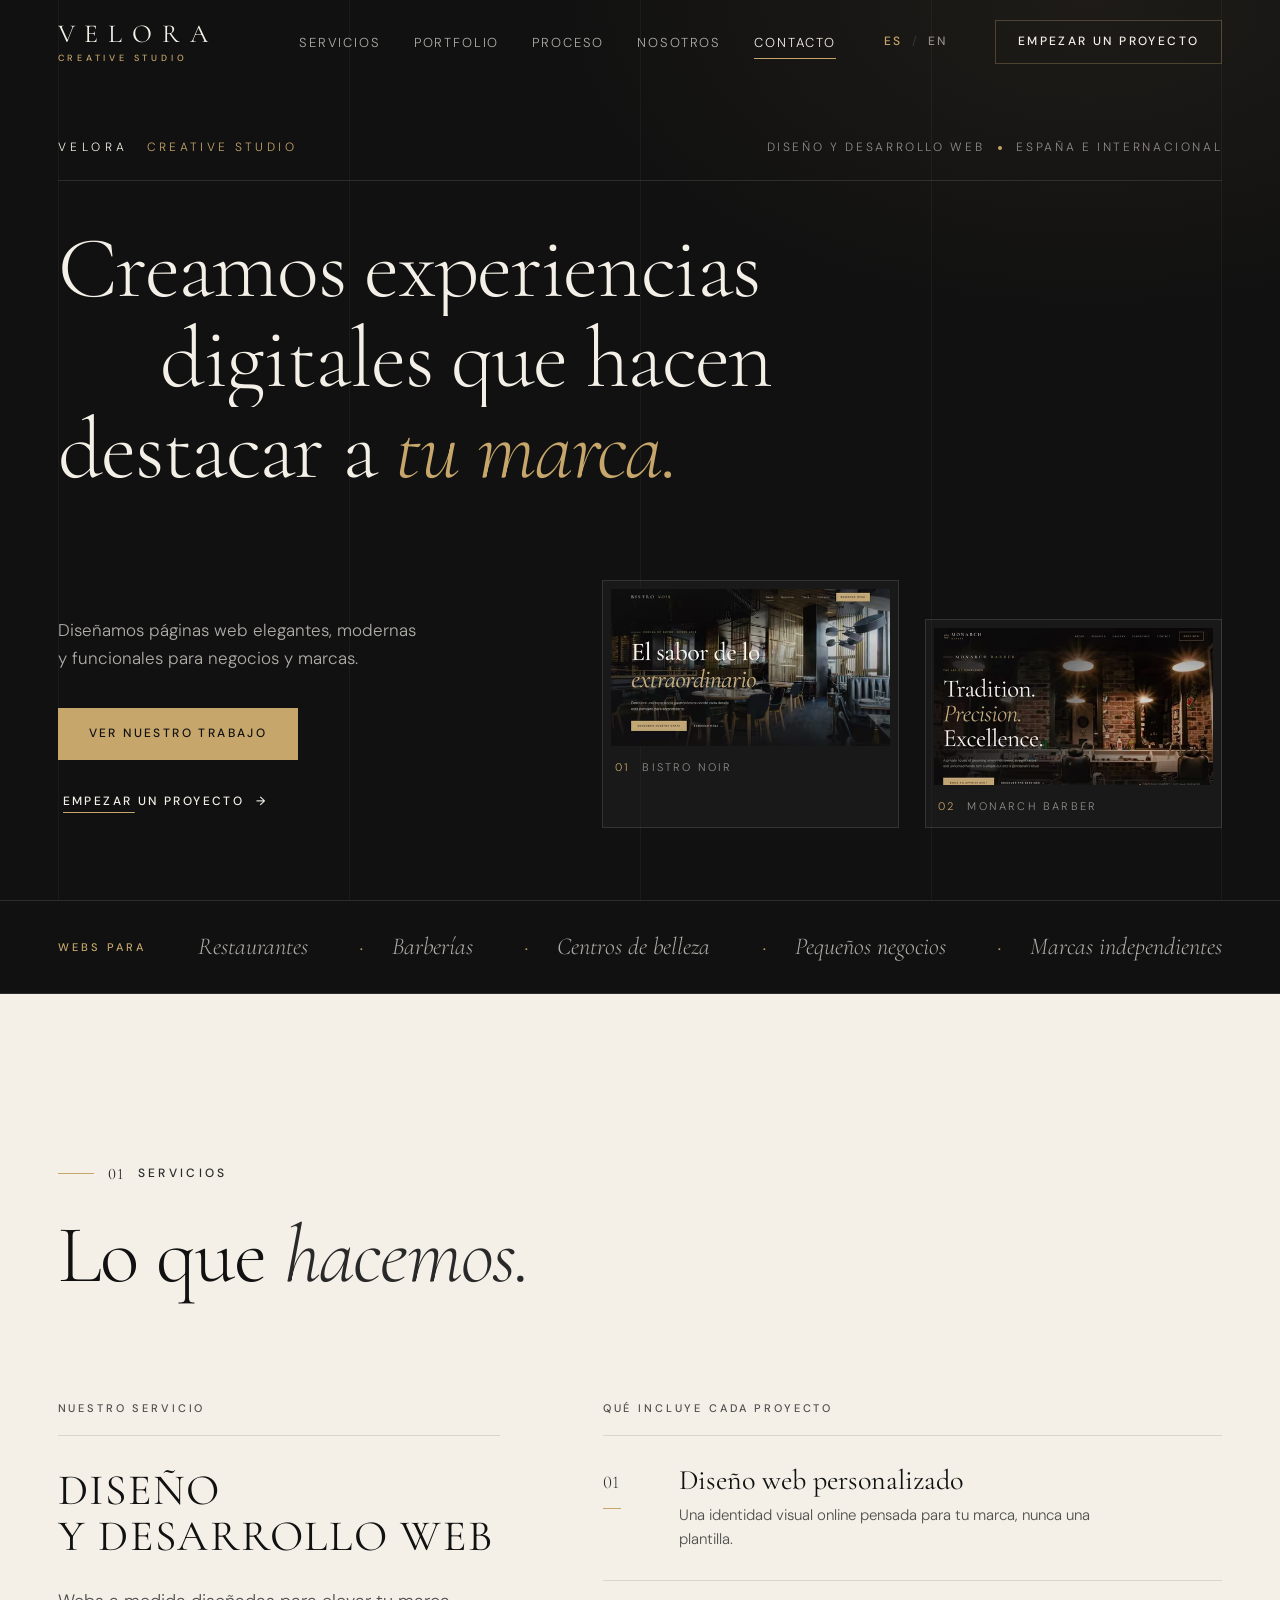
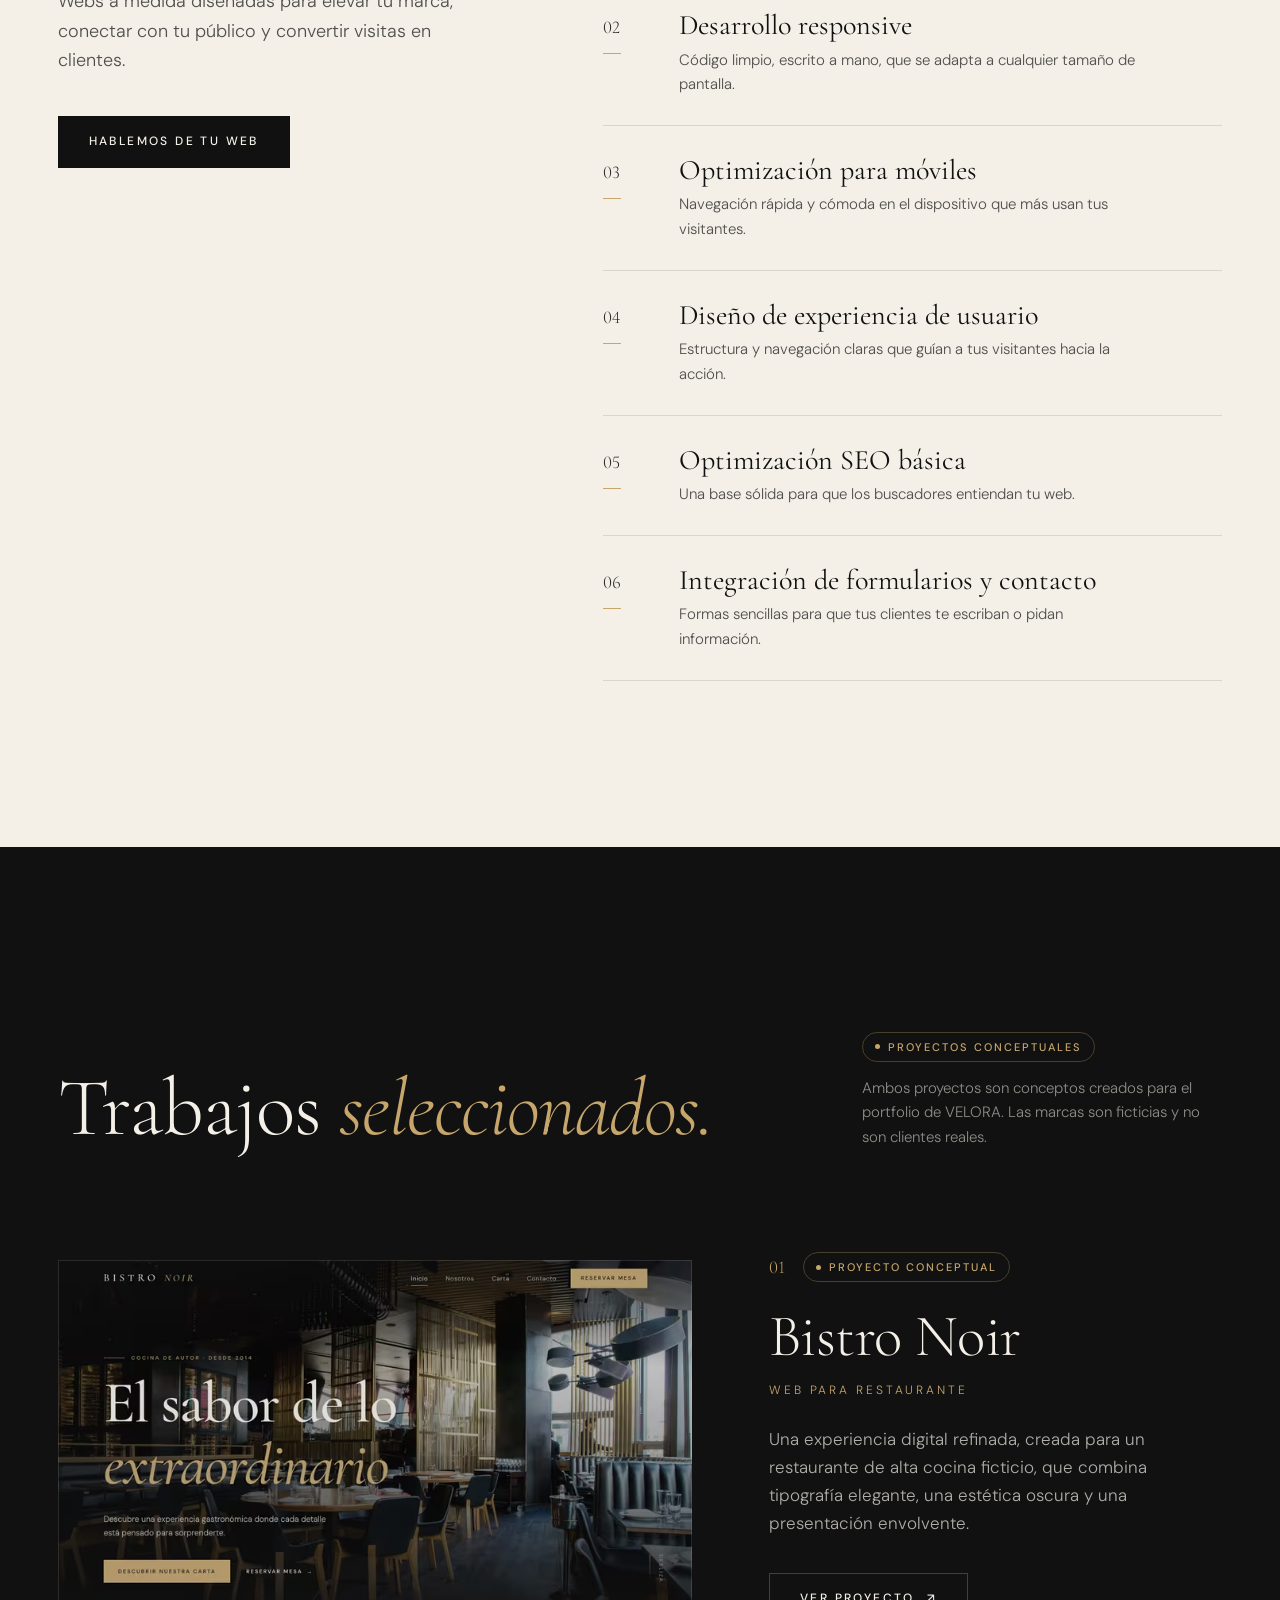
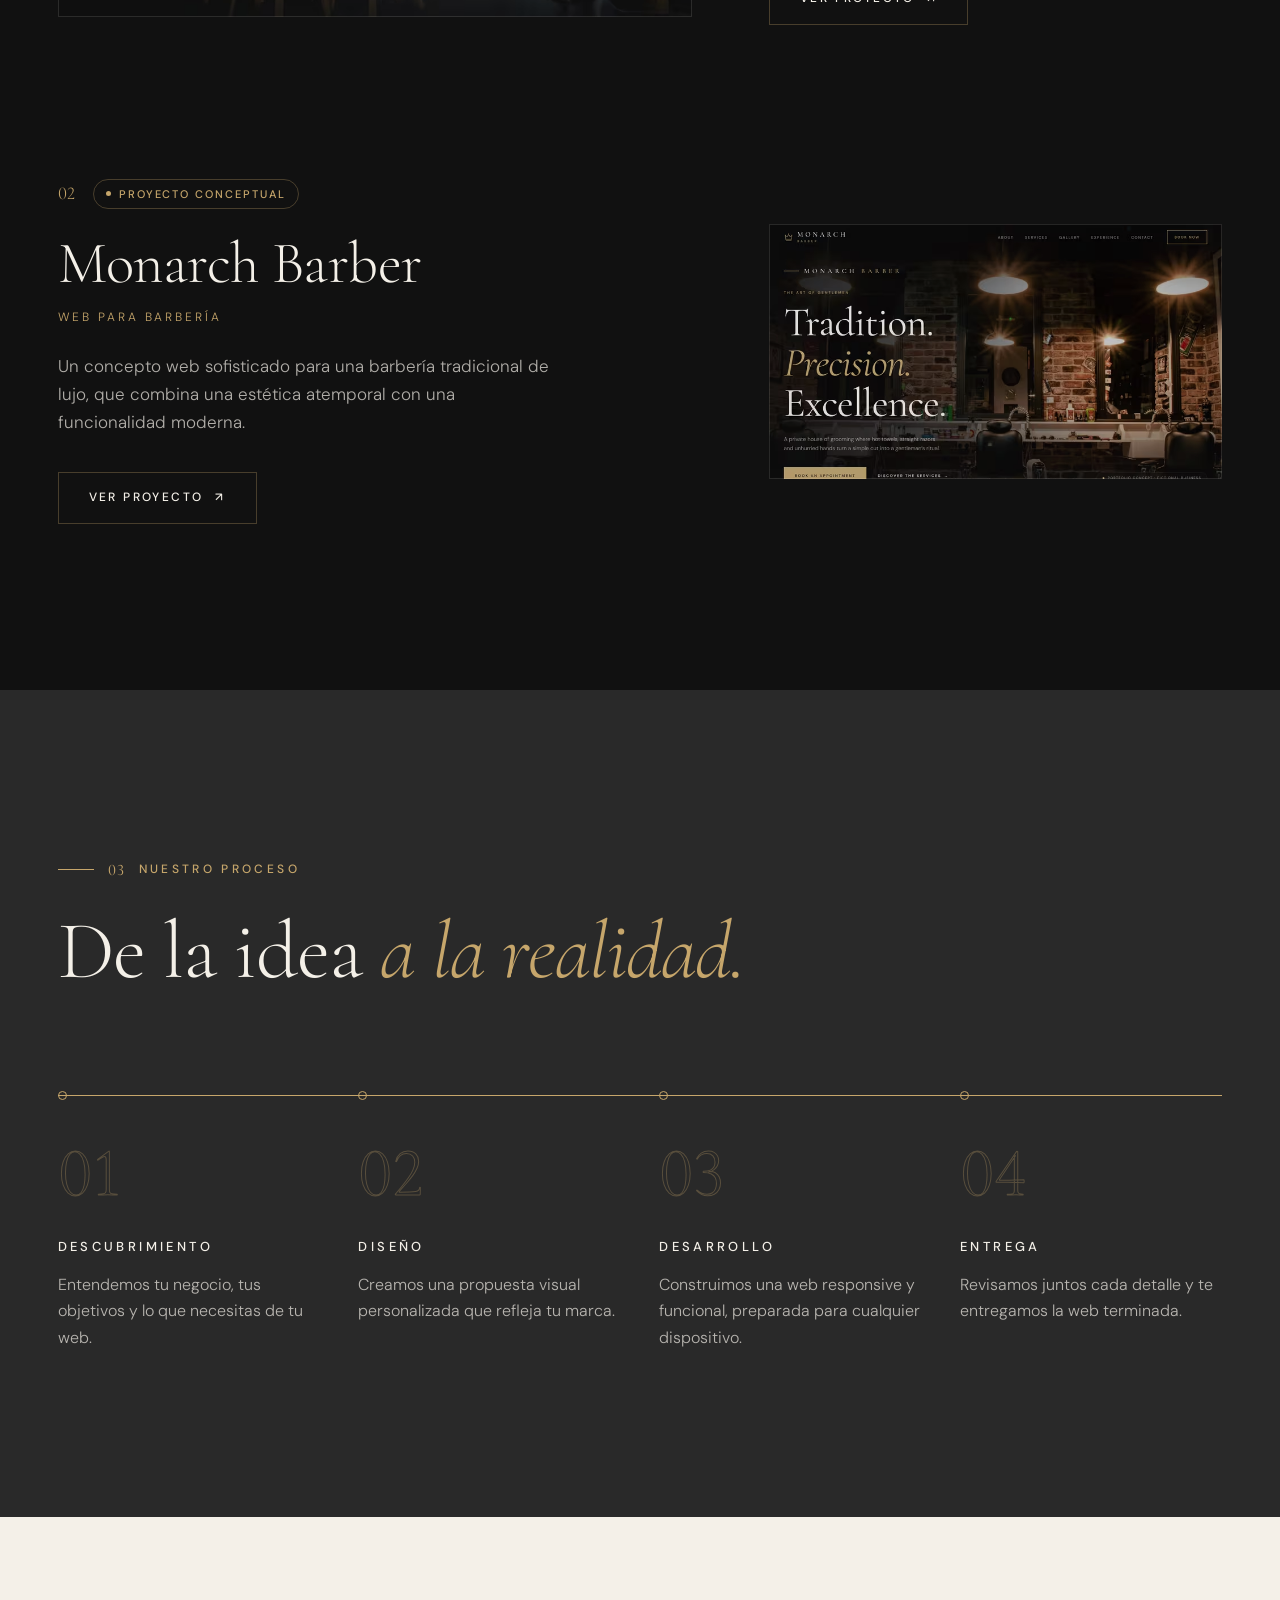
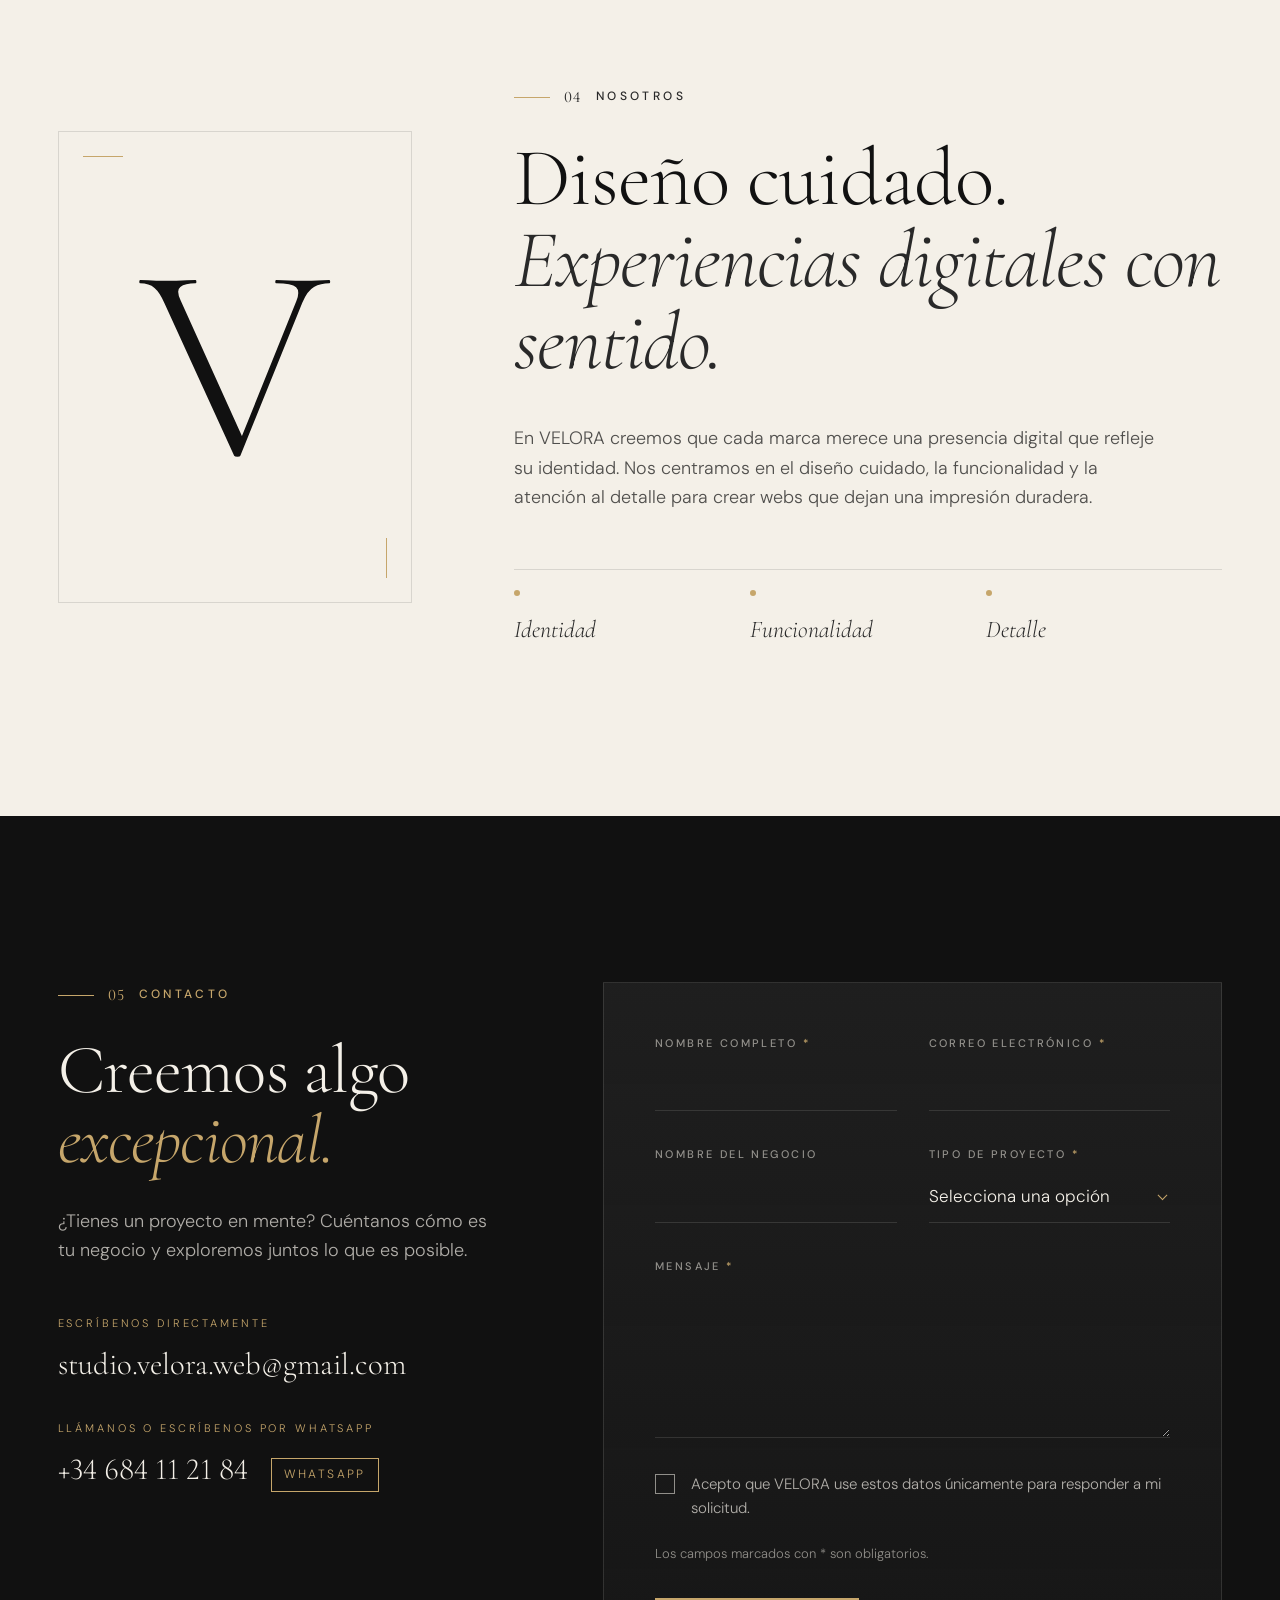
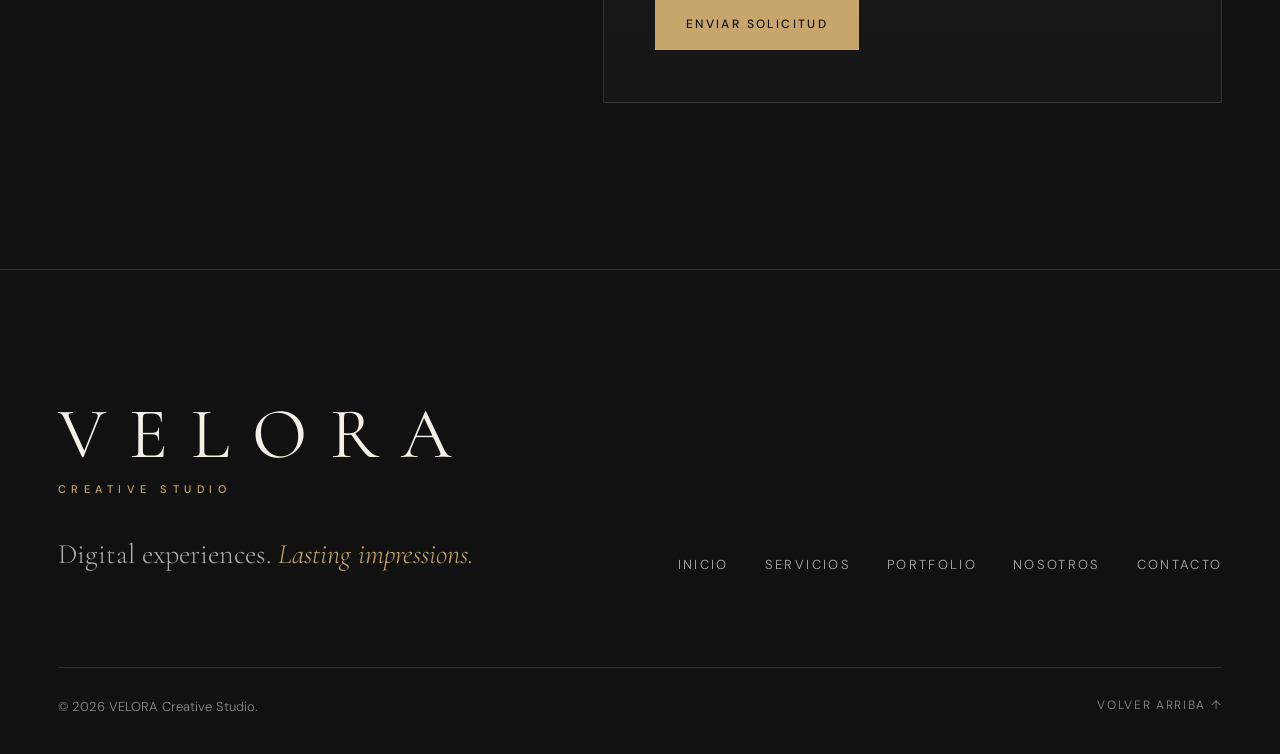
<file: index.html>
<!doctype html>
<html lang="es">
<head>
  <meta charset="utf-8">
  <meta name="viewport" content="width=device-width, initial-scale=1">
  <title>VELORA Creative Studio — Diseño y desarrollo web</title>
  <meta name="description" content="Webs elegantes, modernas y funcionales para restaurantes, barberías, centros de belleza, pequeños negocios y marcas. España e internacional.">
  <meta name="theme-color" content="#111111">
  <meta name="color-scheme" content="dark">
  <link rel="canonical" href="https://aarongarcia1.github.io/velora-creative-studio/">
  <link rel="alternate" hreflang="es" href="https://aarongarcia1.github.io/velora-creative-studio/">
  <link rel="alternate" hreflang="en" href="https://aarongarcia1.github.io/velora-creative-studio/en/">
  <link rel="alternate" hreflang="x-default" href="https://aarongarcia1.github.io/velora-creative-studio/">

  <!-- Open Graph / social -->
  <meta property="og:type" content="website">
  <meta property="og:site_name" content="VELORA Creative Studio">
  <meta property="og:locale" content="es_ES">
  <meta property="og:locale:alternate" content="en_GB">
  <meta property="og:title" content="VELORA Creative Studio — Diseño y desarrollo web">
  <meta property="og:description" content="Páginas web elegantes, modernas y funcionales para negocios y marcas.">
  <meta property="og:url" content="https://aarongarcia1.github.io/velora-creative-studio/">
  <meta property="og:image" content="https://aarongarcia1.github.io/velora-creative-studio/assets/img/og-image.jpg">
  <meta property="og:image:width" content="1200">
  <meta property="og:image:height" content="630">
  <meta property="og:image:alt" content="Logotipo de VELORA Creative Studio sobre fondo negro carbón con una línea dorada">
  <meta name="twitter:card" content="summary_large_image">
  <meta name="twitter:title" content="VELORA Creative Studio — Diseño y desarrollo web">
  <meta name="twitter:description" content="Páginas web elegantes, modernas y funcionales para negocios y marcas.">
  <meta name="twitter:image" content="https://aarongarcia1.github.io/velora-creative-studio/assets/img/og-image.jpg">
  <meta name="twitter:image:alt" content="Logotipo de VELORA Creative Studio sobre fondo negro carbón con una línea dorada">

  <link rel="icon" href="assets/img/favicon.svg" type="image/svg+xml">
  <link rel="apple-touch-icon" href="assets/img/apple-touch-icon.png">

  <link rel="preconnect" href="https://fonts.googleapis.com">
  <link rel="preconnect" href="https://fonts.gstatic.com" crossorigin>
  <link rel="stylesheet" href="https://fonts.googleapis.com/css2?family=Cormorant+Garamond:ital,wght@0,300;0,400;1,300&amp;family=DM+Sans:opsz,wght@9..40,300;9..40,400;9..40,500&amp;display=swap">
  <link rel="stylesheet" href="assets/css/styles.css?v=9c7e5c95">

  <script type="application/ld+json">
  {
    "@context": "https://schema.org",
    "@type": "ProfessionalService",
    "name": "VELORA Creative Studio",
    "slogan": "Digital experiences. Lasting impressions.",
    "description": "Diseño y desarrollo de páginas web para negocios y marcas.",
    "url": "https://aarongarcia1.github.io/velora-creative-studio/",
    "inLanguage": "es",
    "availableLanguage": ["es", "en"],
    "image": "https://aarongarcia1.github.io/velora-creative-studio/assets/img/og-image.jpg",
    "areaServed": ["ES", "Worldwide"],
    "knowsAbout": ["Diseño web", "Desarrollo web", "Diseño responsive", "Diseño de experiencia de usuario", "SEO básico"]
  }
  </script>

  <script>document.documentElement.classList.add('js');</script>
  <script src="assets/js/config.js?v=9c7e5c95" defer></script>
  <script src="assets/js/main.js?v=9c7e5c95" defer></script>
</head>
<body>
  <a class="skip-link" href="#main">Saltar al contenido</a>

  <!-- ============ HEADER ============ -->
  <header class="site-header" id="top">
    <div class="container header-inner">
      <a class="logo" href="#home" aria-label="VELORA Creative Studio — volver al inicio">
        <span class="logo-word">VELORA</span>
        <span class="logo-sub">Creative Studio</span>
      </a>

      <nav class="nav" aria-label="Principal">
        <ul class="nav-list">
          <li><a href="#services">Servicios</a></li>
          <li><a href="#work">Portfolio</a></li>
          <li><a href="#process">Proceso</a></li>
          <li><a href="#about">Nosotros</a></li>
          <li><a href="#contact">Contacto</a></li>
        </ul>
      </nav>

      <nav class="lang-switch" aria-label="Idioma">
        <a href="./" hreflang="es" lang="es" aria-current="page" data-lang-link><span aria-hidden="true">ES</span><span class="visually-hidden">Español</span></a>
        <span class="lang-sep" aria-hidden="true">/</span>
        <a href="en/" hreflang="en" lang="en"  data-lang-link><span aria-hidden="true">EN</span><span class="visually-hidden">English</span></a>
      </nav>

      <a class="btn btn-outline header-cta" href="#contact">Empezar un proyecto</a>

      <button class="menu-toggle" type="button" aria-expanded="false" aria-controls="mobile-menu" aria-label="Abrir menú">
        <span class="menu-toggle-line"></span>
        <span class="menu-toggle-line"></span>
      </button>
    </div>
  </header>

  <!-- Mobile menu -->
  <div class="mobile-menu" id="mobile-menu" role="dialog" aria-modal="true" aria-label="Menú" hidden>
    <nav aria-label="Principal">
      <ol class="mobile-list">
        <li><a href="#home"><span>01</span>Inicio</a></li>
        <li><a href="#services"><span>02</span>Servicios</a></li>
        <li><a href="#work"><span>03</span>Portfolio</a></li>
        <li><a href="#process"><span>04</span>Proceso</a></li>
        <li><a href="#about"><span>05</span>Nosotros</a></li>
        <li><a href="#contact"><span>06</span>Contacto</a></li>
      </ol>
    </nav>
    <p class="mobile-tagline" lang="en">Digital experiences. Lasting impressions.</p>
  </div>

  <main id="main">

    <!-- ============ HERO ============ -->
    <section class="hero" id="home" aria-labelledby="hero-title">
      <div class="hero-grid-lines" aria-hidden="true"><span></span><span></span><span></span><span></span></div>

      <div class="container hero-inner">
        <div class="hero-meta" data-hero>
          <span class="hero-brand">VELORA <em>Creative Studio</em></span>
          <span class="hero-meta-right">Diseño y desarrollo web <span class="dot" aria-hidden="true"></span> España e internacional</span>
        </div>

        <h1 class="hero-title" id="hero-title">
          <span class="line"><span data-hero>Creamos experiencias</span></span>
          <span class="line"><span data-hero>digitales que hacen</span></span>
          <span class="line"><span data-hero>destacar a <em>tu marca.</em></span></span>
        </h1>

        <div class="hero-bottom">
          <div class="hero-copy" data-hero>
            <p class="hero-lead">Diseñamos páginas web elegantes, modernas y funcionales para negocios y marcas.</p>
            <div class="hero-actions">
              <a class="btn btn-gold" href="#work">Ver nuestro trabajo</a>
              <a class="btn btn-text" href="#contact">Empezar un proyecto <span class="arrow" aria-hidden="true">→</span></a>
            </div>
          </div>

          <div class="hero-preview" role="group" data-hero aria-label="Vista previa de nuestros proyectos conceptuales">
            <a class="hero-frame hero-frame--a" href="#work-bistro-noir" data-parallax="0.04">
              <picture>
                <source type="image/avif" srcset="assets/img/bistro-noir-480.avif 480w, assets/img/bistro-noir-800.avif 800w" sizes="(min-width: 1081px) 300px, 46vw">
                <img src="assets/img/bistro-noir-800.webp" srcset="assets/img/bistro-noir-480.webp 480w, assets/img/bistro-noir-800.webp 800w" sizes="(min-width: 1081px) 300px, 46vw" width="800" height="450" alt="Página de inicio de la web conceptual Bistro Noir" fetchpriority="high">
              </picture>
              <span class="hero-frame-cap"><span>01</span> Bistro Noir</span>
            </a>
            <a class="hero-frame hero-frame--b" href="#work-monarch-barber" data-parallax="-0.03">
              <picture>
                <source type="image/avif" srcset="assets/img/monarch-barber-480.avif 480w, assets/img/monarch-barber-800.avif 800w" sizes="(min-width: 1081px) 300px, 46vw">
                <img src="assets/img/monarch-barber-800.webp" srcset="assets/img/monarch-barber-480.webp 480w, assets/img/monarch-barber-800.webp 800w" sizes="(min-width: 1081px) 300px, 46vw" width="800" height="450" alt="Página de inicio de la web conceptual Monarch Barber">
              </picture>
              <span class="hero-frame-cap"><span>02</span> Monarch Barber</span>
            </a>
          </div>
        </div>
      </div>
    </section>

    <!-- ============ AUDIENCE BAND ============ -->
    <section class="band" aria-labelledby="band-label">
      <div class="container band-inner">
        <h2 class="band-label" id="band-label">Webs para</h2>
        <ul class="band-list">
          <li>Restaurantes</li>
          <li>Barberías</li>
          <li>Centros de belleza</li>
          <li>Pequeños negocios</li>
          <li>Marcas independientes</li>
        </ul>
      </div>
    </section>

    <!-- ============ SERVICES ============ -->
    <section class="section section--light services" id="services" aria-labelledby="services-title">
      <div class="container">
        <header class="section-head">
          <p class="eyebrow" data-reveal><span class="eyebrow-num">01</span> Servicios</p>
          <h2 class="section-title" id="services-title" data-reveal>Lo que <em>hacemos.</em></h2>
        </header>

        <div class="services-grid">
          <div class="service-main" data-reveal>
            <p class="service-kicker">Nuestro servicio</p>
            <h3 class="service-name">Diseño<br>y desarrollo web</h3>
            <p class="service-desc">Webs a medida diseñadas para elevar tu marca, conectar con tu público y convertir visitas en clientes.</p>
            <a class="btn btn-dark" href="#contact">Hablemos de tu web</a>
          </div>

          <div class="service-includes" data-reveal>
            <p class="service-kicker">Qué incluye cada proyecto</p>
            <ol class="includes-list">
              <li><span class="inc-num">01</span><span class="inc-name">Diseño web personalizado</span><span class="inc-note">Una identidad visual online pensada para tu marca, nunca una plantilla.</span></li>
              <li><span class="inc-num">02</span><span class="inc-name">Desarrollo responsive</span><span class="inc-note">Código limpio, escrito a mano, que se adapta a cualquier tamaño de pantalla.</span></li>
              <li><span class="inc-num">03</span><span class="inc-name">Optimización para móviles</span><span class="inc-note">Navegación rápida y cómoda en el dispositivo que más usan tus visitantes.</span></li>
              <li><span class="inc-num">04</span><span class="inc-name">Diseño de experiencia de usuario</span><span class="inc-note">Estructura y navegación claras que guían a tus visitantes hacia la acción.</span></li>
              <li><span class="inc-num">05</span><span class="inc-name">Optimización SEO básica</span><span class="inc-note">Una base sólida para que los buscadores entiendan tu web.</span></li>
              <li><span class="inc-num">06</span><span class="inc-name">Integración de formularios y contacto</span><span class="inc-note">Formas sencillas para que tus clientes te escriban o pidan información.</span></li>
            </ol>
          </div>
        </div>
      </div>
    </section>

    <!-- ============ SELECTED WORKS ============ -->
    <section class="section section--dark work" id="work" aria-labelledby="work-title">
      <div class="container">
        <header class="section-head section-head--split">
          <div>
            <p class="eyebrow" data-reveal><span class="eyebrow-num">02</span> Portfolio</p>
            <h2 class="section-title" id="work-title" data-reveal>Trabajos <em>seleccionados.</em></h2>
          </div>
          <p class="work-disclaimer" data-reveal>
            <span class="tag">Proyectos conceptuales</span>
            Ambos proyectos son conceptos creados para el portfolio de VELORA. Las marcas son ficticias y no son clientes reales.
          </p>
        </header>

        <article class="project" id="work-bistro-noir" aria-labelledby="bistro-title" data-reveal>
          <a class="project-media" href="https://aarongarcia1.github.io/bistro-noir/" target="_blank" rel="noopener" tabindex="-1" aria-hidden="true">
            <picture>
              <source type="image/avif" srcset="assets/img/bistro-noir-800.avif 800w, assets/img/bistro-noir-1440.avif 1440w" sizes="(min-width: 861px) 56vw, 100vw">
              <img src="assets/img/bistro-noir-800.webp" srcset="assets/img/bistro-noir-800.webp 800w, assets/img/bistro-noir-1440.webp 1440w" sizes="(min-width: 861px) 56vw, 100vw" width="1440" height="810" loading="lazy" decoding="async" alt="">
            </picture>
            <span class="project-hover" aria-hidden="true"><span>Ver proyecto</span></span>
          </a>
          <div class="project-info">
            <p class="project-index"><span>01</span> <span class="tag">Proyecto conceptual</span></p>
            <h3 class="project-name" id="bistro-title">Bistro Noir</h3>
            <p class="project-cat">Web para restaurante</p>
            <p class="project-desc">Una experiencia digital refinada, creada para un restaurante de alta cocina ficticio, que combina tipografía elegante, una estética oscura y una presentación envolvente.</p>
            <a class="btn btn-outline" href="https://aarongarcia1.github.io/bistro-noir/" target="_blank" rel="noopener">Ver proyecto <span class="arrow" aria-hidden="true">↗</span><span class="visually-hidden"> Bistro Noir (se abre en una pestaña nueva)</span></a>
          </div>
        </article>

        <article class="project project--reverse" id="work-monarch-barber" aria-labelledby="monarch-title" data-reveal>
          <a class="project-media" href="https://aarongarcia1.github.io/monarch-barber/" target="_blank" rel="noopener" tabindex="-1" aria-hidden="true">
            <picture>
              <source type="image/avif" srcset="assets/img/monarch-barber-800.avif 800w, assets/img/monarch-barber-1440.avif 1440w" sizes="(min-width: 861px) 56vw, 100vw">
              <img src="assets/img/monarch-barber-800.webp" srcset="assets/img/monarch-barber-800.webp 800w, assets/img/monarch-barber-1440.webp 1440w" sizes="(min-width: 861px) 56vw, 100vw" width="1440" height="810" loading="lazy" decoding="async" alt="">
            </picture>
            <span class="project-hover" aria-hidden="true"><span>Ver proyecto</span></span>
          </a>
          <div class="project-info">
            <p class="project-index"><span>02</span> <span class="tag">Proyecto conceptual</span></p>
            <h3 class="project-name" id="monarch-title">Monarch Barber</h3>
            <p class="project-cat">Web para barbería</p>
            <p class="project-desc">Un concepto web sofisticado para una barbería tradicional de lujo, que combina una estética atemporal con una funcionalidad moderna.</p>
            <a class="btn btn-outline" href="https://aarongarcia1.github.io/monarch-barber/" target="_blank" rel="noopener">Ver proyecto <span class="arrow" aria-hidden="true">↗</span><span class="visually-hidden"> Monarch Barber (se abre en una pestaña nueva)</span></a>
          </div>
        </article>
      </div>
    </section>

    <!-- ============ PROCESS ============ -->
    <section class="section section--graphite process" id="process" aria-labelledby="process-title">
      <div class="container">
        <header class="section-head">
          <p class="eyebrow" data-reveal><span class="eyebrow-num">03</span> Nuestro proceso</p>
          <h2 class="section-title" id="process-title" data-reveal>De la idea <em>a la realidad.</em></h2>
        </header>

        <ol class="steps" data-steps>
          <li class="step" data-reveal>
            <span class="step-num" aria-hidden="true">01</span>
            <h3 class="step-name">Descubrimiento</h3>
            <p class="step-text">Entendemos tu negocio, tus objetivos y lo que necesitas de tu web.</p>
          </li>
          <li class="step" data-reveal>
            <span class="step-num" aria-hidden="true">02</span>
            <h3 class="step-name">Diseño</h3>
            <p class="step-text">Creamos una propuesta visual personalizada que refleja tu marca.</p>
          </li>
          <li class="step" data-reveal>
            <span class="step-num" aria-hidden="true">03</span>
            <h3 class="step-name">Desarrollo</h3>
            <p class="step-text">Construimos una web responsive y funcional, preparada para cualquier dispositivo.</p>
          </li>
          <li class="step" data-reveal>
            <span class="step-num" aria-hidden="true">04</span>
            <h3 class="step-name">Entrega</h3>
            <p class="step-text">Revisamos juntos cada detalle y te entregamos la web terminada.</p>
          </li>
        </ol>
      </div>
    </section>

    <!-- ============ ABOUT ============ -->
    <section class="section section--light about" id="about" aria-labelledby="about-title">
      <div class="container about-grid">
        <div class="about-mark" aria-hidden="true" data-reveal>
          <span class="about-v">V</span>
        </div>
        <div class="about-body">
          <p class="eyebrow" data-reveal><span class="eyebrow-num">04</span> Nosotros</p>
          <h2 class="section-title" id="about-title" data-reveal>Diseño cuidado. <em>Experiencias digitales con sentido.</em></h2>
          <p class="about-text" data-reveal>En VELORA creemos que cada marca merece una presencia digital que refleje su identidad. Nos centramos en el diseño cuidado, la funcionalidad y la atención al detalle para crear webs que dejan una impresión duradera.</p>
          <ul class="values" data-reveal>
            <li>Identidad</li>
            <li>Funcionalidad</li>
            <li>Detalle</li>
          </ul>
        </div>
      </div>
    </section>

    <!-- ============ CONTACT ============ -->
    <section class="section section--dark contact" id="contact" aria-labelledby="contact-title">
      <div class="container contact-grid">
        <div class="contact-intro">
          <p class="eyebrow" data-reveal><span class="eyebrow-num">05</span> Contacto</p>
          <h2 class="section-title" id="contact-title" data-reveal>Creemos algo <em>excepcional.</em></h2>
          <p class="contact-lead" data-reveal>¿Tienes un proyecto en mente? Cuéntanos cómo es tu negocio y exploremos juntos lo que es posible.</p>

          <!-- Filled from assets/js/config.js — stays hidden while empty -->
          <div class="contact-details" data-contact-details data-reveal hidden>
            <p class="contact-email" data-contact-email hidden>
              <span class="contact-label">Escríbenos directamente</span>
              <a href="#" data-contact-email-link></a>
            </p>
            <p class="contact-email contact-phone" data-contact-phone hidden>
              <span class="contact-label">Llámanos o escríbenos por WhatsApp</span>
              <a href="#" data-contact-phone-link></a>
              <a class="contact-whatsapp" href="#" data-contact-whatsapp-link target="_blank" rel="noopener">WhatsApp</a>
            </p>
            <div class="contact-social" data-contact-social hidden>
              <span class="contact-label">Síguenos</span>
              <ul data-social-list></ul>
            </div>
          </div>
        </div>

        <form class="form" id="contact-form" method="post" novalidate data-reveal aria-describedby="form-note">
          <!-- Shown only while no form service is configured (see assets/js/config.js) -->
          <div class="form-note" id="form-note" data-form-note><strong>Formulario en configuración.</strong> El envío online aún no está activo, por lo que este formulario no puede enviar mensajes todavía.</div>

          <div class="field">
            <label for="f-name">Nombre completo <span aria-hidden="true">*</span></label>
            <input id="f-name" name="name" type="text" autocomplete="name" required maxlength="100">
            <p class="field-error" id="f-name-err"></p>
          </div>
          <div class="field">
            <label for="f-email">Correo electrónico <span aria-hidden="true">*</span></label>
            <input id="f-email" name="email" type="email" autocomplete="email" inputmode="email" required maxlength="150">
            <p class="field-error" id="f-email-err"></p>
          </div>
          <div class="field">
            <label for="f-business">Nombre del negocio</label>
            <input id="f-business" name="business" type="text" autocomplete="organization" maxlength="120">
          </div>
          <div class="field">
            <label for="f-type">Tipo de proyecto <span aria-hidden="true">*</span></label>
            <div class="select-wrap">
              <select id="f-type" name="project_type" required>
                <option value="">Selecciona una opción</option>
                <option value="Web nueva">Web nueva</option>
                <option value="Rediseño de web">Rediseño de web</option>
                <option value="Landing page">Landing page</option>
                <option value="Aún no lo sé">Aún no lo sé</option>
              </select>
            </div>
            <p class="field-error" id="f-type-err"></p>
          </div>
          <div class="field field--full">
            <label for="f-message">Mensaje <span aria-hidden="true">*</span></label>
            <textarea id="f-message" name="message" rows="5" required maxlength="2000"></textarea>
            <p class="field-error" id="f-message-err"></p>
          </div>

          <div class="field field--full field--check">
            <input id="f-consent" name="consent" type="checkbox" value="yes" required>
            <label for="f-consent">Acepto que VELORA use estos datos únicamente para responder a mi solicitud.</label>
            <p class="field-error" id="f-consent-err"></p>
          </div>

          <!-- Anti-spam honeypot: humans never see or fill this field -->
          <div class="hp" aria-hidden="true">
            <label for="f-hp">Leave this field empty</label>
            <input id="f-hp" name="_gotcha" type="text" tabindex="-1" autocomplete="off">
          </div>
          <input type="hidden" name="_subject" value="Nueva solicitud desde la web de VELORA (ES)">
          <input type="hidden" name="language" value="es">

          <p class="form-required field--full">Los campos marcados con * son obligatorios.</p>

          <div class="form-foot field--full">
            <button class="btn btn-gold" type="submit" data-submit>Enviar solicitud</button>
            <p class="form-status" role="status" aria-live="polite" data-form-status></p>
          </div>
        </form>
      </div>
    </section>
  </main>

  <!-- ============ FOOTER ============ -->
  <footer class="footer">
    <div class="container">
      <div class="footer-top">
        <div class="footer-brand">
          <a class="logo logo--lg" href="#home" aria-label="VELORA Creative Studio — volver al inicio">
            <span class="logo-word">VELORA</span>
            <span class="logo-sub">Creative Studio</span>
          </a>
          <p class="footer-slogan" lang="en">Digital experiences. <em>Lasting impressions.</em></p>
        </div>
        <nav class="footer-nav" aria-label="Pie de página">
          <ul>
            <li><a href="#home">Inicio</a></li>
            <li><a href="#services">Servicios</a></li>
            <li><a href="#work">Portfolio</a></li>
            <li><a href="#about">Nosotros</a></li>
            <li><a href="#contact">Contacto</a></li>
          </ul>
        </nav>
      </div>
      <div class="footer-bottom">
        <p>© 2026 VELORA Creative Studio.</p>
        <a class="to-top" href="#home">Volver arriba <span aria-hidden="true">↑</span></a>
      </div>
    </div>
  </footer>
</body>
</html>
</file>
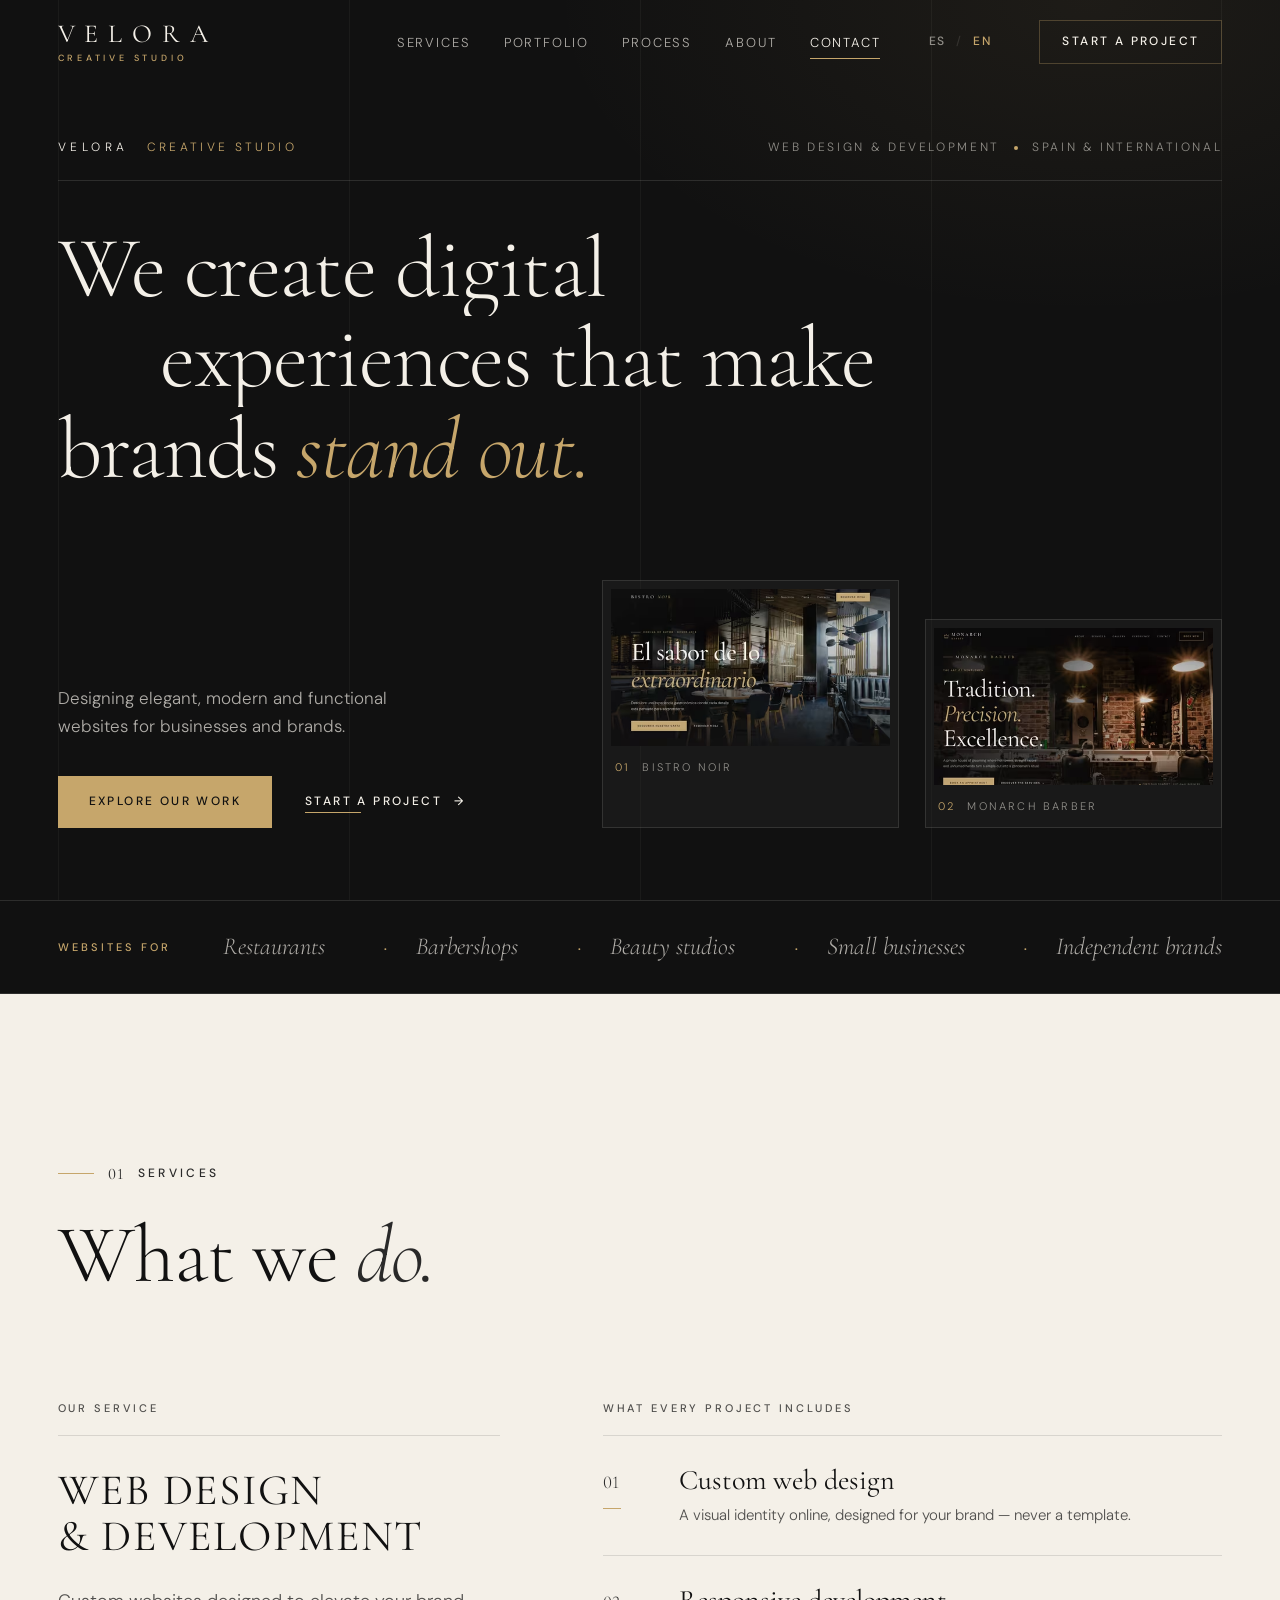
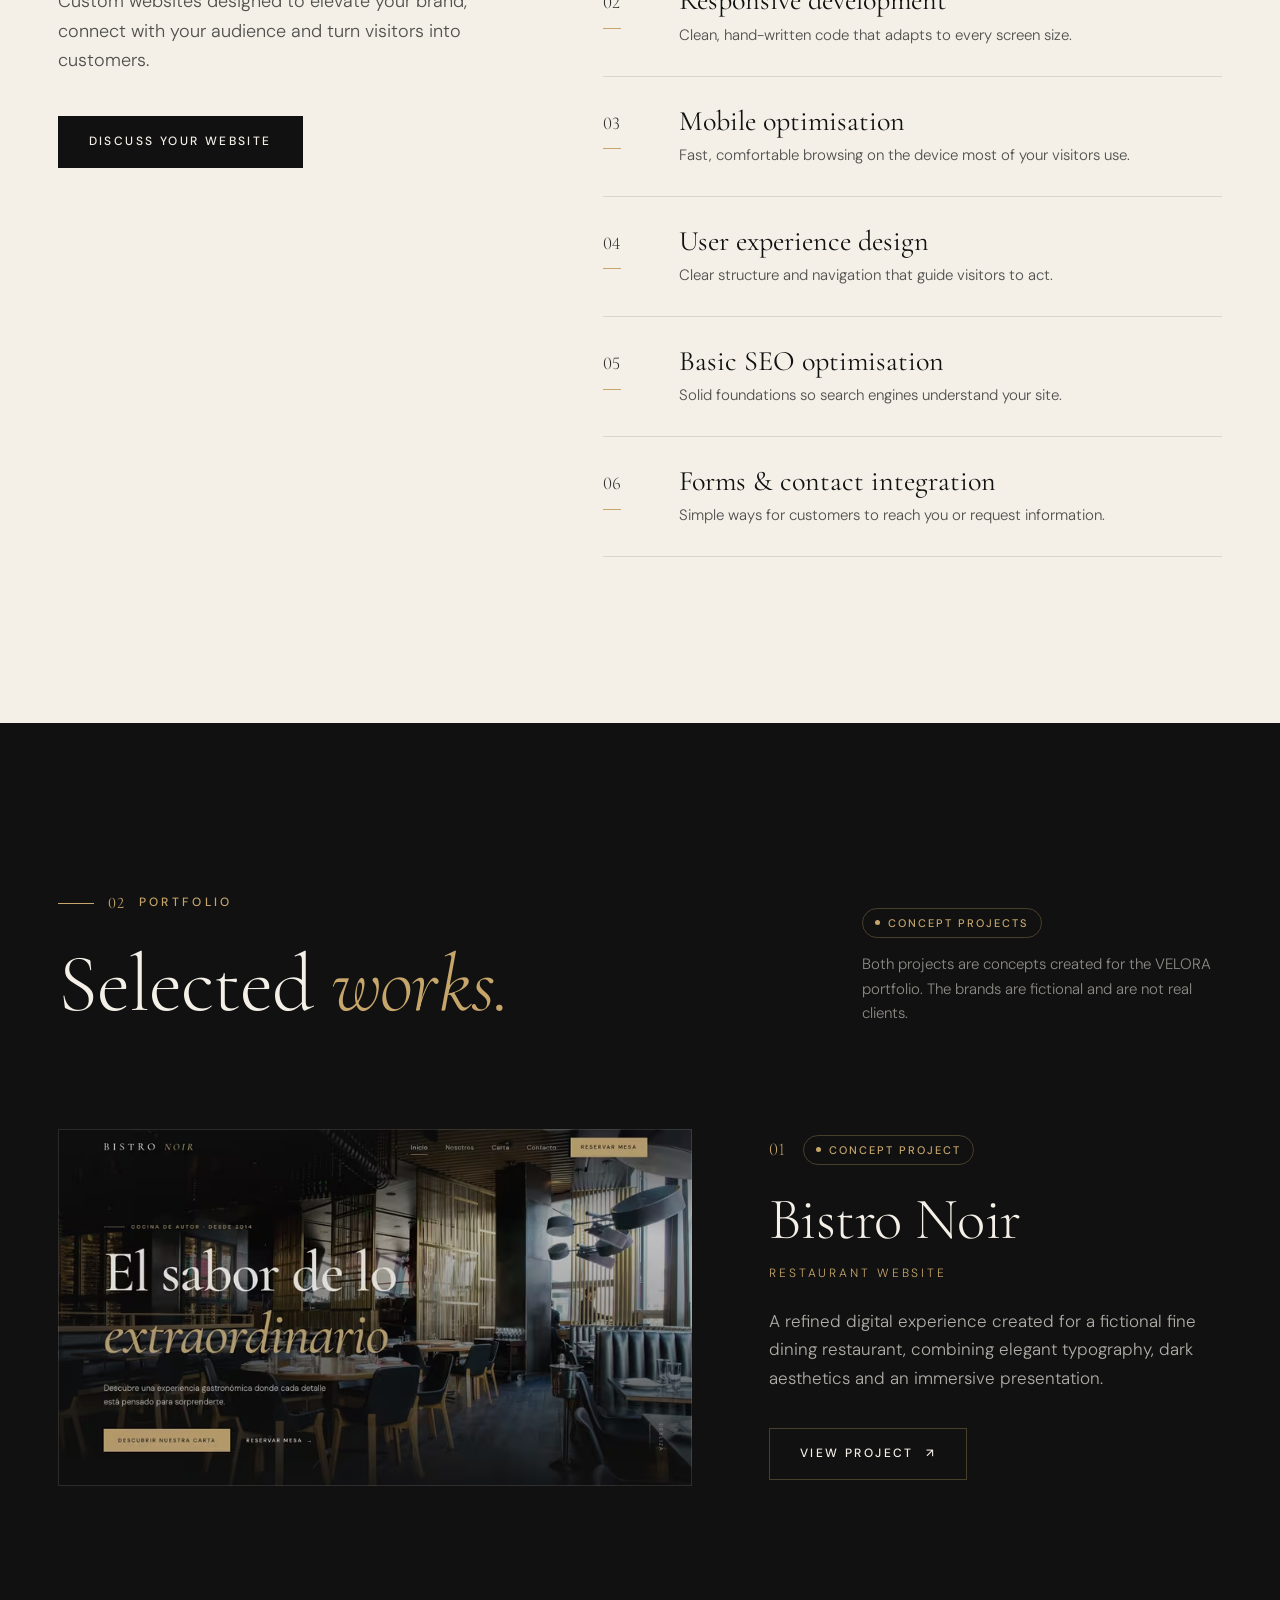
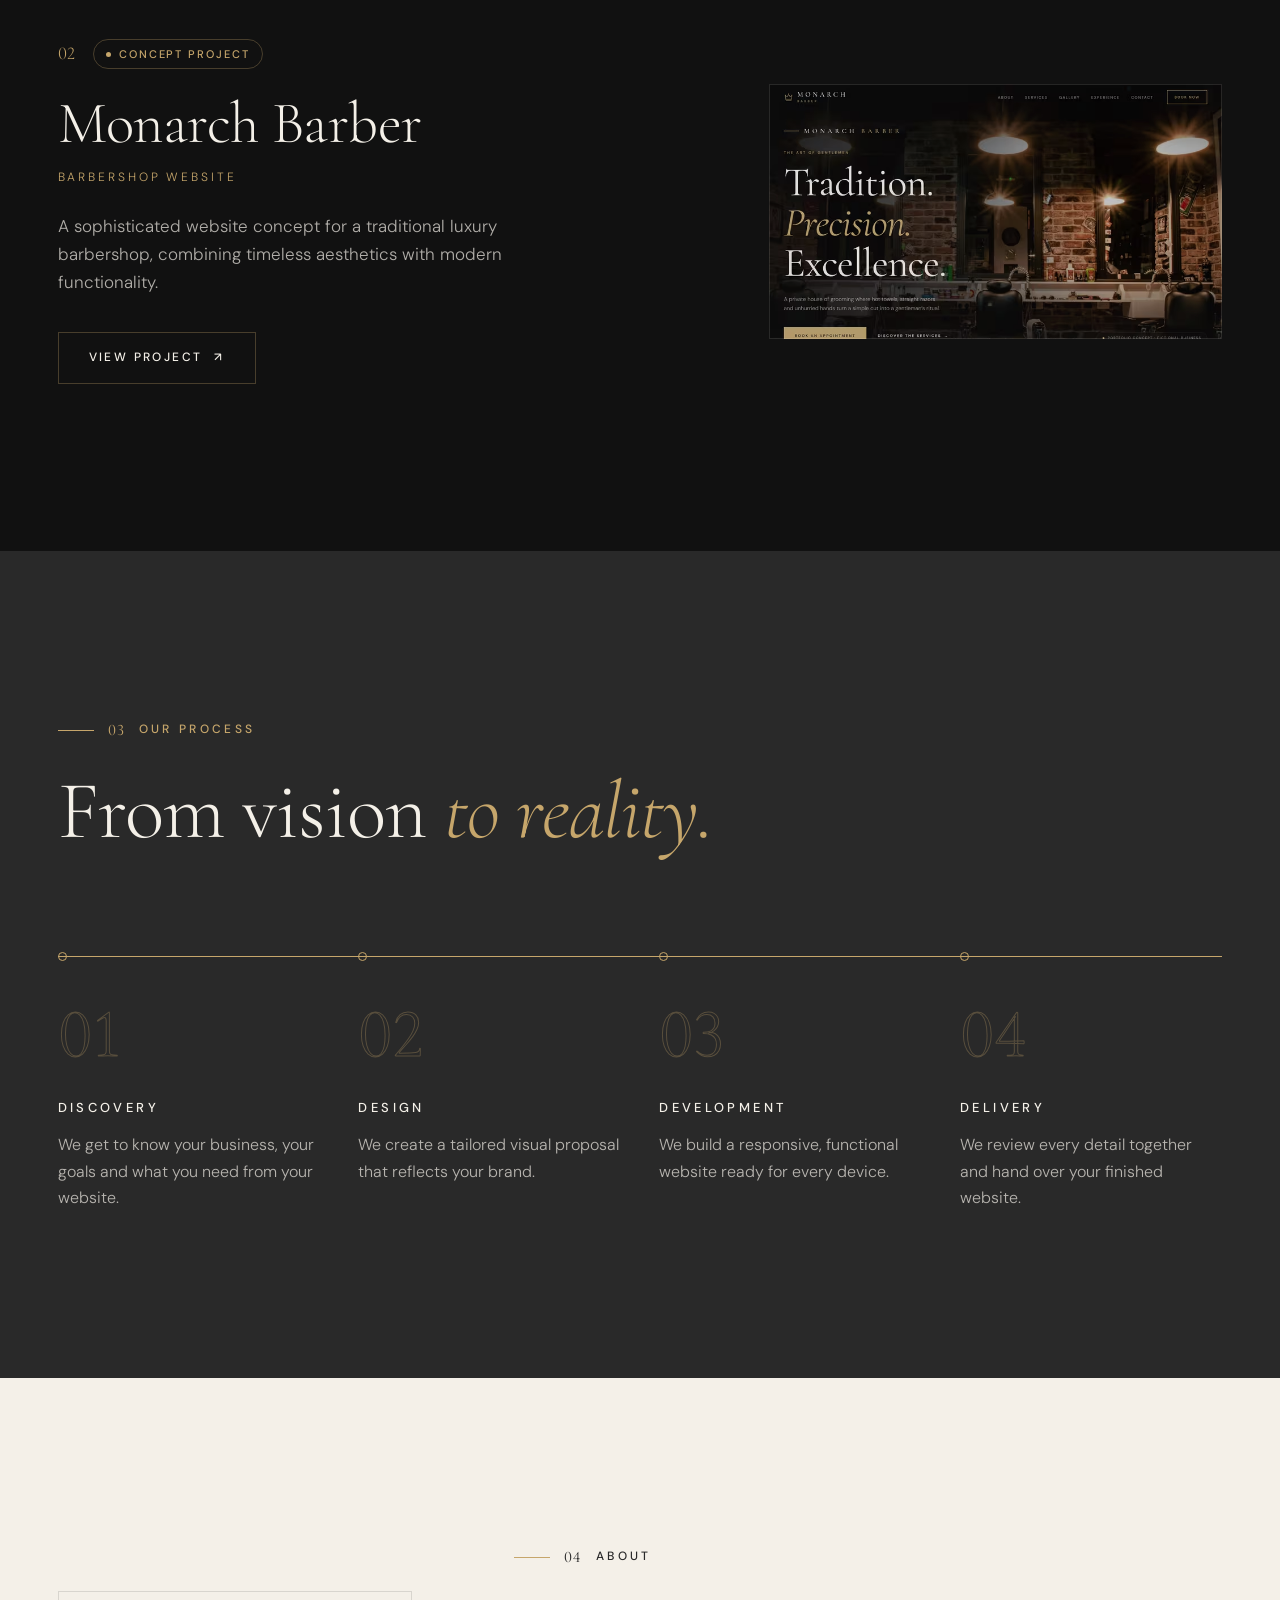
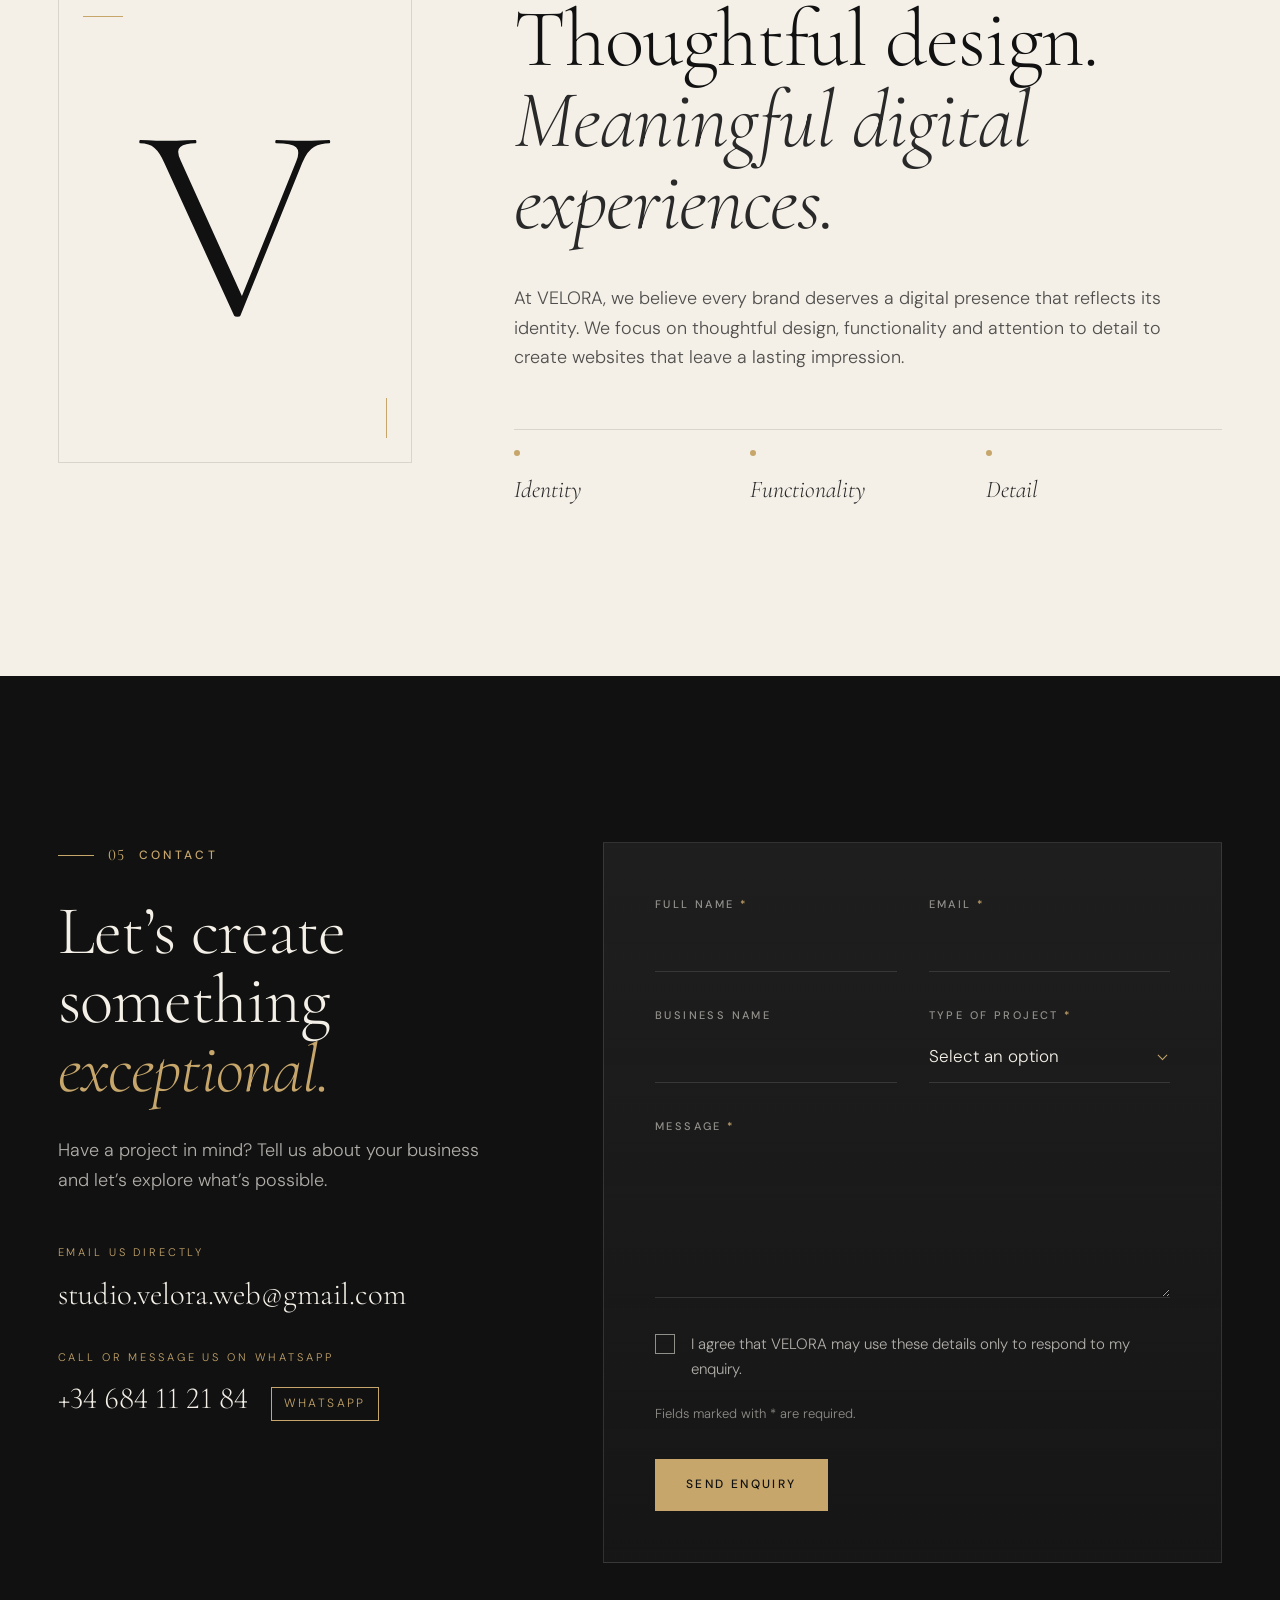
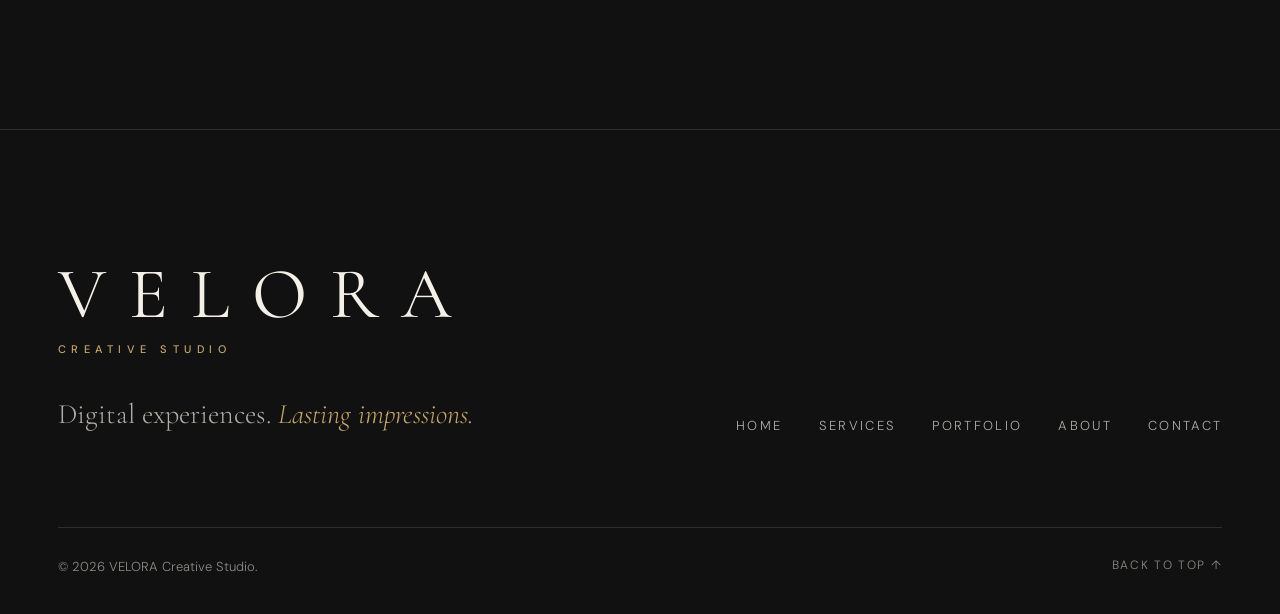
<file: en/index.html>
<!doctype html>
<html lang="en">
<head>
  <meta charset="utf-8">
  <meta name="viewport" content="width=device-width, initial-scale=1">
  <title>VELORA Creative Studio — Web Design & Development</title>
  <meta name="description" content="Elegant, modern and functional websites for restaurants, barbershops, beauty studios, small businesses and brands. Spain and international.">
  <meta name="theme-color" content="#111111">
  <meta name="color-scheme" content="dark">
  <link rel="canonical" href="https://aarongarcia1.github.io/velora-creative-studio/en/">
  <link rel="alternate" hreflang="es" href="https://aarongarcia1.github.io/velora-creative-studio/">
  <link rel="alternate" hreflang="en" href="https://aarongarcia1.github.io/velora-creative-studio/en/">
  <link rel="alternate" hreflang="x-default" href="https://aarongarcia1.github.io/velora-creative-studio/">

  <!-- Open Graph / social -->
  <meta property="og:type" content="website">
  <meta property="og:site_name" content="VELORA Creative Studio">
  <meta property="og:locale" content="en_GB">
  <meta property="og:locale:alternate" content="es_ES">
  <meta property="og:title" content="VELORA Creative Studio — Digital experiences. Lasting impressions.">
  <meta property="og:description" content="Elegant, modern and functional websites for businesses and brands.">
  <meta property="og:url" content="https://aarongarcia1.github.io/velora-creative-studio/en/">
  <meta property="og:image" content="https://aarongarcia1.github.io/velora-creative-studio/assets/img/og-image.jpg">
  <meta property="og:image:width" content="1200">
  <meta property="og:image:height" content="630">
  <meta property="og:image:alt" content="VELORA Creative Studio wordmark on a charcoal background with a champagne gold rule">
  <meta name="twitter:card" content="summary_large_image">
  <meta name="twitter:title" content="VELORA Creative Studio — Digital experiences. Lasting impressions.">
  <meta name="twitter:description" content="Elegant, modern and functional websites for businesses and brands.">
  <meta name="twitter:image" content="https://aarongarcia1.github.io/velora-creative-studio/assets/img/og-image.jpg">
  <meta name="twitter:image:alt" content="VELORA Creative Studio wordmark on a charcoal background with a champagne gold rule">

  <link rel="icon" href="../assets/img/favicon.svg" type="image/svg+xml">
  <link rel="apple-touch-icon" href="../assets/img/apple-touch-icon.png">

  <link rel="preconnect" href="https://fonts.googleapis.com">
  <link rel="preconnect" href="https://fonts.gstatic.com" crossorigin>
  <link rel="stylesheet" href="https://fonts.googleapis.com/css2?family=Cormorant+Garamond:ital,wght@0,300;0,400;1,300&amp;family=DM+Sans:opsz,wght@9..40,300;9..40,400;9..40,500&amp;display=swap">
  <link rel="stylesheet" href="../assets/css/styles.css?v=9c7e5c95">

  <script type="application/ld+json">
  {
    "@context": "https://schema.org",
    "@type": "ProfessionalService",
    "name": "VELORA Creative Studio",
    "slogan": "Digital experiences. Lasting impressions.",
    "description": "Design and development of websites for businesses and brands.",
    "url": "https://aarongarcia1.github.io/velora-creative-studio/en/",
    "inLanguage": "en",
    "availableLanguage": ["es", "en"],
    "image": "https://aarongarcia1.github.io/velora-creative-studio/assets/img/og-image.jpg",
    "areaServed": ["ES", "Worldwide"],
    "knowsAbout": ["Web design", "Web development", "Responsive design", "User experience design", "Basic SEO"]
  }
  </script>

  <script>document.documentElement.classList.add('js');</script>
  <script src="../assets/js/config.js?v=9c7e5c95" defer></script>
  <script src="../assets/js/main.js?v=9c7e5c95" defer></script>
</head>
<body>
  <a class="skip-link" href="#main">Skip to content</a>

  <!-- ============ HEADER ============ -->
  <header class="site-header" id="top">
    <div class="container header-inner">
      <a class="logo" href="#home" aria-label="VELORA Creative Studio — back to top">
        <span class="logo-word">VELORA</span>
        <span class="logo-sub">Creative Studio</span>
      </a>

      <nav class="nav" aria-label="Main">
        <ul class="nav-list">
          <li><a href="#services">Services</a></li>
          <li><a href="#work">Portfolio</a></li>
          <li><a href="#process">Process</a></li>
          <li><a href="#about">About</a></li>
          <li><a href="#contact">Contact</a></li>
        </ul>
      </nav>

      <nav class="lang-switch" aria-label="Language">
        <a href="../" hreflang="es" lang="es"  data-lang-link><span aria-hidden="true">ES</span><span class="visually-hidden">Español</span></a>
        <span class="lang-sep" aria-hidden="true">/</span>
        <a href="../en/" hreflang="en" lang="en" aria-current="page" data-lang-link><span aria-hidden="true">EN</span><span class="visually-hidden">English</span></a>
      </nav>

      <a class="btn btn-outline header-cta" href="#contact">Start a project</a>

      <button class="menu-toggle" type="button" aria-expanded="false" aria-controls="mobile-menu" aria-label="Open menu">
        <span class="menu-toggle-line"></span>
        <span class="menu-toggle-line"></span>
      </button>
    </div>
  </header>

  <!-- Mobile menu -->
  <div class="mobile-menu" id="mobile-menu" role="dialog" aria-modal="true" aria-label="Menu" hidden>
    <nav aria-label="Main">
      <ol class="mobile-list">
        <li><a href="#home"><span>01</span>Home</a></li>
        <li><a href="#services"><span>02</span>Services</a></li>
        <li><a href="#work"><span>03</span>Portfolio</a></li>
        <li><a href="#process"><span>04</span>Process</a></li>
        <li><a href="#about"><span>05</span>About</a></li>
        <li><a href="#contact"><span>06</span>Contact</a></li>
      </ol>
    </nav>
    <p class="mobile-tagline" lang="en">Digital experiences. Lasting impressions.</p>
  </div>

  <main id="main">

    <!-- ============ HERO ============ -->
    <section class="hero" id="home" aria-labelledby="hero-title">
      <div class="hero-grid-lines" aria-hidden="true"><span></span><span></span><span></span><span></span></div>

      <div class="container hero-inner">
        <div class="hero-meta" data-hero>
          <span class="hero-brand">VELORA <em>Creative Studio</em></span>
          <span class="hero-meta-right">Web design &amp; development <span class="dot" aria-hidden="true"></span> Spain &amp; international</span>
        </div>

        <h1 class="hero-title" id="hero-title">
          <span class="line"><span data-hero>We create digital</span></span>
          <span class="line"><span data-hero>experiences that make</span></span>
          <span class="line"><span data-hero>brands <em>stand out.</em></span></span>
        </h1>

        <div class="hero-bottom">
          <div class="hero-copy" data-hero>
            <p class="hero-lead">Designing elegant, modern and functional websites for businesses and brands.</p>
            <div class="hero-actions">
              <a class="btn btn-gold" href="#work">Explore our work</a>
              <a class="btn btn-text" href="#contact">Start a project <span class="arrow" aria-hidden="true">→</span></a>
            </div>
          </div>

          <div class="hero-preview" role="group" data-hero aria-label="Preview of our concept projects">
            <a class="hero-frame hero-frame--a" href="#work-bistro-noir" data-parallax="0.04">
              <picture>
                <source type="image/avif" srcset="../assets/img/bistro-noir-480.avif 480w, ../assets/img/bistro-noir-800.avif 800w" sizes="(min-width: 1081px) 300px, 46vw">
                <img src="../assets/img/bistro-noir-800.webp" srcset="../assets/img/bistro-noir-480.webp 480w, ../assets/img/bistro-noir-800.webp 800w" sizes="(min-width: 1081px) 300px, 46vw" width="800" height="450" alt="Home page of the Bistro Noir concept website" fetchpriority="high">
              </picture>
              <span class="hero-frame-cap"><span>01</span> Bistro Noir</span>
            </a>
            <a class="hero-frame hero-frame--b" href="#work-monarch-barber" data-parallax="-0.03">
              <picture>
                <source type="image/avif" srcset="../assets/img/monarch-barber-480.avif 480w, ../assets/img/monarch-barber-800.avif 800w" sizes="(min-width: 1081px) 300px, 46vw">
                <img src="../assets/img/monarch-barber-800.webp" srcset="../assets/img/monarch-barber-480.webp 480w, ../assets/img/monarch-barber-800.webp 800w" sizes="(min-width: 1081px) 300px, 46vw" width="800" height="450" alt="Home page of the Monarch Barber concept website">
              </picture>
              <span class="hero-frame-cap"><span>02</span> Monarch Barber</span>
            </a>
          </div>
        </div>
      </div>
    </section>

    <!-- ============ AUDIENCE BAND ============ -->
    <section class="band" aria-labelledby="band-label">
      <div class="container band-inner">
        <h2 class="band-label" id="band-label">Websites for</h2>
        <ul class="band-list">
          <li>Restaurants</li>
          <li>Barbershops</li>
          <li>Beauty studios</li>
          <li>Small businesses</li>
          <li>Independent brands</li>
        </ul>
      </div>
    </section>

    <!-- ============ SERVICES ============ -->
    <section class="section section--light services" id="services" aria-labelledby="services-title">
      <div class="container">
        <header class="section-head">
          <p class="eyebrow" data-reveal><span class="eyebrow-num">01</span> Services</p>
          <h2 class="section-title" id="services-title" data-reveal>What we <em>do.</em></h2>
        </header>

        <div class="services-grid">
          <div class="service-main" data-reveal>
            <p class="service-kicker">Our service</p>
            <h3 class="service-name">Web Design<br>&amp; Development</h3>
            <p class="service-desc">Custom websites designed to elevate your brand, connect with your audience and turn visitors into customers.</p>
            <a class="btn btn-dark" href="#contact">Discuss your website</a>
          </div>

          <div class="service-includes" data-reveal>
            <p class="service-kicker">What every project includes</p>
            <ol class="includes-list">
              <li><span class="inc-num">01</span><span class="inc-name">Custom web design</span><span class="inc-note">A visual identity online, designed for your brand — never a template.</span></li>
              <li><span class="inc-num">02</span><span class="inc-name">Responsive development</span><span class="inc-note">Clean, hand-written code that adapts to every screen size.</span></li>
              <li><span class="inc-num">03</span><span class="inc-name">Mobile optimisation</span><span class="inc-note">Fast, comfortable browsing on the device most of your visitors use.</span></li>
              <li><span class="inc-num">04</span><span class="inc-name">User experience design</span><span class="inc-note">Clear structure and navigation that guide visitors to act.</span></li>
              <li><span class="inc-num">05</span><span class="inc-name">Basic SEO optimisation</span><span class="inc-note">Solid foundations so search engines understand your site.</span></li>
              <li><span class="inc-num">06</span><span class="inc-name">Forms &amp; contact integration</span><span class="inc-note">Simple ways for customers to reach you or request information.</span></li>
            </ol>
          </div>
        </div>
      </div>
    </section>

    <!-- ============ SELECTED WORKS ============ -->
    <section class="section section--dark work" id="work" aria-labelledby="work-title">
      <div class="container">
        <header class="section-head section-head--split">
          <div>
            <p class="eyebrow" data-reveal><span class="eyebrow-num">02</span> Portfolio</p>
            <h2 class="section-title" id="work-title" data-reveal>Selected <em>works.</em></h2>
          </div>
          <p class="work-disclaimer" data-reveal>
            <span class="tag">Concept projects</span>
            Both projects are concepts created for the VELORA portfolio. The brands are fictional and are not real clients.
          </p>
        </header>

        <article class="project" id="work-bistro-noir" aria-labelledby="bistro-title" data-reveal>
          <a class="project-media" href="https://aarongarcia1.github.io/bistro-noir/" target="_blank" rel="noopener" tabindex="-1" aria-hidden="true">
            <picture>
              <source type="image/avif" srcset="../assets/img/bistro-noir-800.avif 800w, ../assets/img/bistro-noir-1440.avif 1440w" sizes="(min-width: 861px) 56vw, 100vw">
              <img src="../assets/img/bistro-noir-800.webp" srcset="../assets/img/bistro-noir-800.webp 800w, ../assets/img/bistro-noir-1440.webp 1440w" sizes="(min-width: 861px) 56vw, 100vw" width="1440" height="810" loading="lazy" decoding="async" alt="">
            </picture>
            <span class="project-hover" aria-hidden="true"><span>View project</span></span>
          </a>
          <div class="project-info">
            <p class="project-index"><span>01</span> <span class="tag">Concept project</span></p>
            <h3 class="project-name" id="bistro-title">Bistro Noir</h3>
            <p class="project-cat">Restaurant Website</p>
            <p class="project-desc">A refined digital experience created for a fictional fine dining restaurant, combining elegant typography, dark aesthetics and an immersive presentation.</p>
            <a class="btn btn-outline" href="https://aarongarcia1.github.io/bistro-noir/" target="_blank" rel="noopener">View project <span class="arrow" aria-hidden="true">↗</span><span class="visually-hidden"> Bistro Noir (opens in a new tab)</span></a>
          </div>
        </article>

        <article class="project project--reverse" id="work-monarch-barber" aria-labelledby="monarch-title" data-reveal>
          <a class="project-media" href="https://aarongarcia1.github.io/monarch-barber/" target="_blank" rel="noopener" tabindex="-1" aria-hidden="true">
            <picture>
              <source type="image/avif" srcset="../assets/img/monarch-barber-800.avif 800w, ../assets/img/monarch-barber-1440.avif 1440w" sizes="(min-width: 861px) 56vw, 100vw">
              <img src="../assets/img/monarch-barber-800.webp" srcset="../assets/img/monarch-barber-800.webp 800w, ../assets/img/monarch-barber-1440.webp 1440w" sizes="(min-width: 861px) 56vw, 100vw" width="1440" height="810" loading="lazy" decoding="async" alt="">
            </picture>
            <span class="project-hover" aria-hidden="true"><span>View project</span></span>
          </a>
          <div class="project-info">
            <p class="project-index"><span>02</span> <span class="tag">Concept project</span></p>
            <h3 class="project-name" id="monarch-title">Monarch Barber</h3>
            <p class="project-cat">Barbershop Website</p>
            <p class="project-desc">A sophisticated website concept for a traditional luxury barbershop, combining timeless aesthetics with modern functionality.</p>
            <a class="btn btn-outline" href="https://aarongarcia1.github.io/monarch-barber/" target="_blank" rel="noopener">View project <span class="arrow" aria-hidden="true">↗</span><span class="visually-hidden"> Monarch Barber (opens in a new tab)</span></a>
          </div>
        </article>
      </div>
    </section>

    <!-- ============ PROCESS ============ -->
    <section class="section section--graphite process" id="process" aria-labelledby="process-title">
      <div class="container">
        <header class="section-head">
          <p class="eyebrow" data-reveal><span class="eyebrow-num">03</span> Our process</p>
          <h2 class="section-title" id="process-title" data-reveal>From vision <em>to reality.</em></h2>
        </header>

        <ol class="steps" data-steps>
          <li class="step" data-reveal>
            <span class="step-num" aria-hidden="true">01</span>
            <h3 class="step-name">Discovery</h3>
            <p class="step-text">We get to know your business, your goals and what you need from your website.</p>
          </li>
          <li class="step" data-reveal>
            <span class="step-num" aria-hidden="true">02</span>
            <h3 class="step-name">Design</h3>
            <p class="step-text">We create a tailored visual proposal that reflects your brand.</p>
          </li>
          <li class="step" data-reveal>
            <span class="step-num" aria-hidden="true">03</span>
            <h3 class="step-name">Development</h3>
            <p class="step-text">We build a responsive, functional website ready for every device.</p>
          </li>
          <li class="step" data-reveal>
            <span class="step-num" aria-hidden="true">04</span>
            <h3 class="step-name">Delivery</h3>
            <p class="step-text">We review every detail together and hand over your finished website.</p>
          </li>
        </ol>
      </div>
    </section>

    <!-- ============ ABOUT ============ -->
    <section class="section section--light about" id="about" aria-labelledby="about-title">
      <div class="container about-grid">
        <div class="about-mark" aria-hidden="true" data-reveal>
          <span class="about-v">V</span>
        </div>
        <div class="about-body">
          <p class="eyebrow" data-reveal><span class="eyebrow-num">04</span> About</p>
          <h2 class="section-title" id="about-title" data-reveal>Thoughtful design. <em>Meaningful digital experiences.</em></h2>
          <p class="about-text" data-reveal>At VELORA, we believe every brand deserves a digital presence that reflects its identity. We focus on thoughtful design, functionality and attention to detail to create websites that leave a lasting impression.</p>
          <ul class="values" data-reveal>
            <li>Identity</li>
            <li>Functionality</li>
            <li>Detail</li>
          </ul>
        </div>
      </div>
    </section>

    <!-- ============ CONTACT ============ -->
    <section class="section section--dark contact" id="contact" aria-labelledby="contact-title">
      <div class="container contact-grid">
        <div class="contact-intro">
          <p class="eyebrow" data-reveal><span class="eyebrow-num">05</span> Contact</p>
          <h2 class="section-title" id="contact-title" data-reveal>Let’s create something <em>exceptional.</em></h2>
          <p class="contact-lead" data-reveal>Have a project in mind? Tell us about your business and let’s explore what’s possible.</p>

          <!-- Filled from assets/js/config.js — stays hidden while empty -->
          <div class="contact-details" data-contact-details data-reveal hidden>
            <p class="contact-email" data-contact-email hidden>
              <span class="contact-label">Email us directly</span>
              <a href="#" data-contact-email-link></a>
            </p>
            <p class="contact-email contact-phone" data-contact-phone hidden>
              <span class="contact-label">Call or message us on WhatsApp</span>
              <a href="#" data-contact-phone-link></a>
              <a class="contact-whatsapp" href="#" data-contact-whatsapp-link target="_blank" rel="noopener">WhatsApp</a>
            </p>
            <div class="contact-social" data-contact-social hidden>
              <span class="contact-label">Follow</span>
              <ul data-social-list></ul>
            </div>
          </div>
        </div>

        <form class="form" id="contact-form" method="post" novalidate data-reveal aria-describedby="form-note">
          <!-- Shown only while no form service is configured (see assets/js/config.js) -->
          <div class="form-note" id="form-note" data-form-note><strong>Form being set up.</strong> Online sending is not active yet, so this form cannot send messages for now.</div>

          <div class="field">
            <label for="f-name">Full name <span aria-hidden="true">*</span></label>
            <input id="f-name" name="name" type="text" autocomplete="name" required maxlength="100">
            <p class="field-error" id="f-name-err"></p>
          </div>
          <div class="field">
            <label for="f-email">Email <span aria-hidden="true">*</span></label>
            <input id="f-email" name="email" type="email" autocomplete="email" inputmode="email" required maxlength="150">
            <p class="field-error" id="f-email-err"></p>
          </div>
          <div class="field">
            <label for="f-business">Business name</label>
            <input id="f-business" name="business" type="text" autocomplete="organization" maxlength="120">
          </div>
          <div class="field">
            <label for="f-type">Type of project <span aria-hidden="true">*</span></label>
            <div class="select-wrap">
              <select id="f-type" name="project_type" required>
                <option value="">Select an option</option>
                <option value="New website">New website</option>
                <option value="Website redesign">Website redesign</option>
                <option value="Landing page">Landing page</option>
                <option value="Not sure yet">Not sure yet</option>
              </select>
            </div>
            <p class="field-error" id="f-type-err"></p>
          </div>
          <div class="field field--full">
            <label for="f-message">Message <span aria-hidden="true">*</span></label>
            <textarea id="f-message" name="message" rows="5" required maxlength="2000"></textarea>
            <p class="field-error" id="f-message-err"></p>
          </div>

          <div class="field field--full field--check">
            <input id="f-consent" name="consent" type="checkbox" value="yes" required>
            <label for="f-consent">I agree that VELORA may use these details only to respond to my enquiry.</label>
            <p class="field-error" id="f-consent-err"></p>
          </div>

          <!-- Anti-spam honeypot: humans never see or fill this field -->
          <div class="hp" aria-hidden="true">
            <label for="f-hp">Leave this field empty</label>
            <input id="f-hp" name="_gotcha" type="text" tabindex="-1" autocomplete="off">
          </div>
          <input type="hidden" name="_subject" value="New enquiry from the VELORA website (EN)">
          <input type="hidden" name="language" value="en">

          <p class="form-required field--full">Fields marked with * are required.</p>

          <div class="form-foot field--full">
            <button class="btn btn-gold" type="submit" data-submit>Send enquiry</button>
            <p class="form-status" role="status" aria-live="polite" data-form-status></p>
          </div>
        </form>
      </div>
    </section>
  </main>

  <!-- ============ FOOTER ============ -->
  <footer class="footer">
    <div class="container">
      <div class="footer-top">
        <div class="footer-brand">
          <a class="logo logo--lg" href="#home" aria-label="VELORA Creative Studio — back to top">
            <span class="logo-word">VELORA</span>
            <span class="logo-sub">Creative Studio</span>
          </a>
          <p class="footer-slogan" lang="en">Digital experiences. <em>Lasting impressions.</em></p>
        </div>
        <nav class="footer-nav" aria-label="Footer">
          <ul>
            <li><a href="#home">Home</a></li>
            <li><a href="#services">Services</a></li>
            <li><a href="#work">Portfolio</a></li>
            <li><a href="#about">About</a></li>
            <li><a href="#contact">Contact</a></li>
          </ul>
        </nav>
      </div>
      <div class="footer-bottom">
        <p>© 2026 VELORA Creative Studio.</p>
        <a class="to-top" href="#home">Back to top <span aria-hidden="true">↑</span></a>
      </div>
    </div>
  </footer>
</body>
</html>
</file>
<file: assets/css/styles.css>
/* ==========================================================================
   VELORA Creative Studio — styles
   1. Tokens  2. Base  3. Utilities  4. Buttons  5. Header & menu
   6. Hero  7. Band  8. Sections  9. Services  10. Work  11. Process
   12. About  13. Contact  14. Footer  15. Motion  16. Responsive
   ========================================================================== */

/* 1. Tokens ---------------------------------------------------------------- */
:root {
  --charcoal: #111111;
  --cream: #F4F0E8;
  --gold: #C6A66B;
  --graphite: #292929;

  --cream-70: rgba(244, 240, 232, .7);
  --cream-55: rgba(244, 240, 232, .55);
  --cream-12: rgba(244, 240, 232, .12);
  --ink-70: rgba(17, 17, 17, .72);
  --ink-12: rgba(17, 17, 17, .12);
  --gold-30: rgba(198, 166, 107, .3);

  --serif: "Cormorant Garamond", "Times New Roman", Georgia, serif;
  --sans: "DM Sans", system-ui, -apple-system, "Segoe UI", Roboto, sans-serif;

  --container: 1320px;
  --gutter: clamp(20px, 4.5vw, 64px);
  --section-y: clamp(96px, 13vw, 184px);
  --header-h: 84px;

  --ease: cubic-bezier(.22, .61, .36, 1);
  --ease-out: cubic-bezier(.16, 1, .3, 1);
}

/* 2. Base ------------------------------------------------------------------ */
*, *::before, *::after { box-sizing: border-box; }

html {
  scroll-padding-top: var(--header-h);
  -webkit-text-size-adjust: 100%;
  text-size-adjust: 100%;
}

body {
  margin: 0;
  background: var(--charcoal);
  color: var(--cream);
  font-family: var(--sans);
  font-size: 1.0625rem;
  font-weight: 300;
  line-height: 1.65;
  -webkit-font-smoothing: antialiased;
  -moz-osx-font-smoothing: grayscale;
  font-variant-numeric: lining-nums;
  overflow-x: hidden;
}
html.is-loaded { scroll-behavior: smooth; }
body.menu-open { overflow: hidden; }

img, picture { display: block; max-width: 100%; height: auto; }
a { color: inherit; text-decoration: none; }
ul, ol { margin: 0; padding: 0; list-style: none; }
h1, h2, h3, p { margin: 0; }
button, input, select, textarea { font: inherit; color: inherit; }

::selection { background: var(--gold); color: var(--charcoal); }

:focus-visible {
  outline: 1px solid var(--gold);
  outline-offset: 4px;
}
/* Gold is too light on ivory: use charcoal focus rings on light sections */
.section--light :focus-visible { outline-color: var(--charcoal); }

em { font-style: italic; }

/* 3. Utilities ------------------------------------------------------------- */
.container {
  width: 100%;
  max-width: calc(var(--container) + var(--gutter) * 2);
  margin-inline: auto;
  padding-inline: var(--gutter);
}

.visually-hidden {
  position: absolute !important;
  width: 1px; height: 1px;
  padding: 0; margin: -1px;
  overflow: hidden; clip: rect(0 0 0 0);
  white-space: nowrap; border: 0;
}

.skip-link {
  position: fixed; top: 12px; left: 12px; z-index: 200;
  padding: 12px 18px;
  background: var(--gold); color: var(--charcoal);
  font-size: .875rem; font-weight: 500;
  transform: translateY(-160%);
  transition: transform .3s var(--ease);
}
.skip-link:focus { transform: none; }

.eyebrow {
  display: flex; align-items: center; gap: 14px;
  font-size: .75rem; font-weight: 500;
  letter-spacing: .28em; text-transform: uppercase;
  color: var(--gold);
}
.eyebrow::before {
  content: ""; width: 36px; height: 1px; background: currentColor;
}
.eyebrow-num { font-family: var(--serif); font-weight: 400; font-size: 1rem; letter-spacing: .06em; }

.tag {
  display: inline-flex; align-items: center; gap: 8px;
  padding: 5px 12px;
  border: 1px solid var(--gold-30); border-radius: 99px;
  font-family: var(--sans); font-size: .6875rem; font-weight: 500;
  letter-spacing: .18em; text-transform: uppercase; color: var(--gold);
  white-space: nowrap;
}
.tag::before {
  content: ""; width: 5px; height: 5px; border-radius: 50%; background: currentColor;
}

/* 4. Buttons --------------------------------------------------------------- */
.btn {
  position: relative;
  display: inline-flex; align-items: center; justify-content: center; gap: 12px;
  min-height: 52px; padding: 0 30px;
  border: 1px solid transparent;
  font-family: var(--sans); font-size: .75rem; font-weight: 500;
  letter-spacing: .2em; text-transform: uppercase;
  cursor: pointer; overflow: hidden; isolation: isolate;
  transition: color .45s var(--ease), border-color .45s var(--ease), background-color .45s var(--ease);
}
.btn::after {
  content: ""; position: absolute; inset: 0; z-index: -1;
  transform: scaleX(0); transform-origin: right;
  transition: transform .55s var(--ease-out);
}
.btn:hover::after, .btn:focus-visible::after { transform: scaleX(1); transform-origin: left; }

.btn-gold { background: var(--gold); color: var(--charcoal); }
.btn-gold::after { background: var(--cream); }

.btn-outline { border-color: var(--gold-30); color: var(--cream); }
.btn-outline::after { background: var(--gold); }
.btn-outline:hover, .btn-outline:focus-visible { color: var(--charcoal); border-color: var(--gold); }

.btn-dark { background: var(--charcoal); color: var(--cream); }
.btn-dark::after { background: var(--graphite); }

.btn-text {
  padding: 0 4px; min-height: 52px; color: var(--cream); overflow: visible;
}
.btn-text::after {
  inset: auto 4px 14px 4px; height: 1px; z-index: 0;
  background: var(--gold); transform: scaleX(.35); transform-origin: left;
}
.btn-text:hover::after, .btn-text:focus-visible::after { transform: scaleX(1); }

.arrow { display: inline-block; transition: transform .45s var(--ease-out); }
.btn:hover .arrow, .btn:focus-visible .arrow { transform: translateX(4px); }

/* 5. Header & menu --------------------------------------------------------- */
.site-header {
  position: fixed; inset: 0 0 auto; z-index: 100;
  height: var(--header-h);
  transition: background-color .5s var(--ease), border-color .5s var(--ease), height .5s var(--ease);
  border-bottom: 1px solid transparent;
}
.site-header.is-scrolled {
  --header-h: 72px;
  background: rgba(17, 17, 17, .86);
  -webkit-backdrop-filter: blur(14px);
  backdrop-filter: blur(14px);
  border-bottom-color: var(--cream-12);
}
.header-inner {
  height: 100%;
  display: flex; align-items: center; gap: 40px;
}

.logo { display: inline-flex; flex-direction: column; line-height: 1; color: var(--cream); }
.logo-word {
  font-family: var(--serif); font-weight: 400;
  font-size: 1.625rem; letter-spacing: .38em;
  margin-right: -.38em; /* optical balance for tracking */
}
.logo-sub {
  margin-top: 7px;
  font-size: .5625rem; font-weight: 500;
  letter-spacing: .42em; text-transform: uppercase; color: var(--gold);
}
.logo--lg .logo-word { font-size: clamp(2.5rem, 6vw, 4.5rem); letter-spacing: .32em; }
.logo--lg .logo-sub { font-size: .6875rem; margin-top: 14px; letter-spacing: .5em; }

.nav { margin-left: auto; }
.nav-list { display: flex; gap: clamp(20px, 2.6vw, 40px); }
.nav-list a {
  position: relative; padding: 8px 0;
  font-size: .8125rem; letter-spacing: .14em; text-transform: uppercase;
  color: var(--cream-70);
  transition: color .3s var(--ease);
}
.nav-list a::after {
  content: ""; position: absolute; left: 0; right: 0; bottom: 0; height: 1px;
  background: var(--gold); transform: scaleX(0); transform-origin: right;
  transition: transform .5s var(--ease-out);
}
.nav-list a:hover, .nav-list a.is-active { color: var(--cream); }
.nav-list a:hover::after, .nav-list a.is-active::after { transform: scaleX(1); transform-origin: left; }

.header-cta { min-height: 44px; padding: 0 22px; }

.lang-switch {
  display: flex; align-items: center; gap: 2px;
  font-size: .75rem; font-weight: 500; letter-spacing: .16em;
}
.lang-switch a {
  display: inline-grid; place-items: center;
  min-width: 34px; min-height: 44px; padding: 0 4px;
  color: var(--cream-55);
  transition: color .3s var(--ease);
}
.lang-switch a:hover { color: var(--cream); }
.lang-switch a[aria-current="page"] { color: var(--gold); }
.lang-sep { color: var(--cream-12); }

.menu-toggle {
  display: none;
  position: relative; width: 44px; height: 44px; margin-left: auto; margin-right: -10px;
  background: none; border: 0; cursor: pointer; z-index: 120;
}
.menu-toggle-line {
  position: absolute; left: 10px; right: 10px; height: 1px; background: var(--cream);
  transition: transform .5s var(--ease-out), top .5s var(--ease-out), width .4s var(--ease);
}
.menu-toggle-line:first-child { top: 18px; }
.menu-toggle-line:last-child { top: 26px; left: 18px; }
.menu-toggle[aria-expanded="true"] .menu-toggle-line { top: 22px; left: 10px; }
.menu-toggle[aria-expanded="true"] .menu-toggle-line:first-child { transform: rotate(45deg); }
.menu-toggle[aria-expanded="true"] .menu-toggle-line:last-child { transform: rotate(-45deg); }

.mobile-menu {
  position: fixed; inset: 0; z-index: 90;
  display: flex; flex-direction: column; justify-content: space-between;
  padding: calc(var(--header-h) + 40px) var(--gutter) 40px;
  background: var(--charcoal);
  opacity: 0; visibility: hidden;
  transition: opacity .5s var(--ease), visibility 0s linear .5s;
}
.mobile-menu.is-open { opacity: 1; visibility: visible; transition: opacity .5s var(--ease); }
.mobile-list li { border-bottom: 1px solid var(--cream-12); overflow: hidden; }
.mobile-list a {
  display: flex; align-items: baseline; gap: 20px; padding: 14px 0;
  font-family: var(--serif); font-size: clamp(2rem, 9vw, 3rem); font-weight: 300; line-height: 1.1;
  transform: translateY(100%);
  transition: transform .7s var(--ease-out), color .3s var(--ease);
}
.mobile-list a span { min-width: 2.4em; font-family: var(--sans); font-size: .75rem; color: var(--gold); letter-spacing: .1em; font-variant-numeric: tabular-nums; }
.mobile-list a:hover, .mobile-list a:focus-visible { color: var(--gold); }
.mobile-menu.is-open .mobile-list a { transform: none; }
.mobile-menu.is-open .mobile-list li:nth-child(2) a { transition-delay: .05s; }
.mobile-menu.is-open .mobile-list li:nth-child(3) a { transition-delay: .1s; }
.mobile-menu.is-open .mobile-list li:nth-child(4) a { transition-delay: .15s; }
.mobile-menu.is-open .mobile-list li:nth-child(5) a { transition-delay: .2s; }
.mobile-menu.is-open .mobile-list li:nth-child(6) a { transition-delay: .25s; }
.mobile-tagline { font-family: var(--serif); font-style: italic; font-size: 1.25rem; color: var(--cream-55); }

/* 6. Hero ------------------------------------------------------------------ */
.hero {
  position: relative;
  min-height: 100vh; min-height: 100svh;
  display: flex; flex-direction: column;
  padding-top: calc(var(--header-h) + clamp(32px, 6vh, 72px));
  padding-bottom: clamp(48px, 8vh, 96px);
  background:
    radial-gradient(ellipse 60% 50% at 85% 0%, rgba(198, 166, 107, .07), transparent 70%),
    var(--charcoal);
  overflow: hidden;
}
.hero-grid-lines {
  position: absolute; inset: 0; pointer-events: none;
  display: grid; grid-template-columns: repeat(4, 1fr);
  max-width: calc(var(--container) + var(--gutter) * 2);
  margin-inline: auto; padding-inline: var(--gutter);
}
.hero-grid-lines span { border-left: 1px solid rgba(244, 240, 232, .045); }
.hero-grid-lines span:last-child { border-right: 1px solid rgba(244, 240, 232, .045); }

.hero-inner { position: relative; flex: 1; display: flex; flex-direction: column; }

.hero-meta {
  display: flex; justify-content: space-between; align-items: center; gap: 24px;
  padding-bottom: 22px; border-bottom: 1px solid var(--cream-12);
  font-size: .75rem; letter-spacing: .22em; text-transform: uppercase; color: var(--cream-55);
}
.hero-brand { color: var(--cream); letter-spacing: .38em; }
.hero-brand em { font-style: normal; color: var(--gold); letter-spacing: .28em; margin-left: 10px; }
.hero-meta-right { display: inline-flex; align-items: center; gap: 14px; }
.dot { width: 4px; height: 4px; border-radius: 50%; background: var(--gold); }

.hero-title {
  margin: clamp(32px, 5vh, 72px) 0 clamp(28px, 4vh, 56px);
  font-family: var(--serif); font-weight: 300;
  font-size: clamp(2.75rem, 6.8vw, 7.5rem);
  line-height: .98; letter-spacing: -.015em;
}
.hero-title .line { display: block; overflow: hidden; padding-bottom: .06em; }
.hero-title .line > span { display: inline-block; }
.hero-title .line:nth-child(2) { padding-left: clamp(0px, 8vw, 132px); }
.hero-title em { color: var(--gold); font-weight: 300; white-space: nowrap; }

.hero-bottom {
  margin-top: auto;
  display: grid; grid-template-columns: minmax(0, 5fr) minmax(0, 7fr);
  gap: clamp(32px, 6vw, 96px); align-items: end;
}
.hero-lead { max-width: 30ch; font-size: clamp(1.0625rem, 1.3vw, 1.25rem); color: var(--cream-70); }
.hero-actions { display: flex; flex-wrap: wrap; align-items: center; gap: 16px 28px; margin-top: 36px; }

.hero-preview { position: relative; width: 100%; max-width: 620px; justify-self: end; display: grid; grid-template-columns: 1fr 1fr; gap: clamp(14px, 2vw, 28px); }
.hero-frame {
  position: relative; display: block;
  border: 1px solid var(--cream-12); padding: 8px;
  background: rgba(41, 41, 41, .35);
  transition: border-color .5s var(--ease);
  will-change: transform;
}
.hero-frame--b { margin-top: clamp(20px, 3vw, 48px); }
.hero-frame img {
  width: 100%; aspect-ratio: 16 / 9; object-fit: cover;
  filter: saturate(.85);
  transition: filter .6s var(--ease);
}
.hero-frame:hover { border-color: var(--gold-30); }
.hero-frame:hover img { filter: saturate(1); }
.hero-frame-cap {
  display: flex; gap: 12px; padding: 12px 4px 4px;
  font-size: .6875rem; letter-spacing: .2em; text-transform: uppercase; color: var(--cream-55);
}
.hero-frame-cap span { color: var(--gold); }

/* 7. Band ------------------------------------------------------------------ */
.band { border-block: 1px solid var(--cream-12); background: var(--charcoal); }
.band-inner {
  display: flex; align-items: center; gap: clamp(20px, 4vw, 56px);
  padding-block: 26px;
}
.band-label {
  flex-shrink: 0;
  font-weight: 500;
  font-size: .6875rem; letter-spacing: .28em; text-transform: uppercase; color: var(--gold);
}
.band-list {
  flex: 1; display: flex; flex-wrap: wrap; justify-content: space-between; gap: 8px 28px;
  font-family: var(--serif); font-size: clamp(1.125rem, 1.9vw, 1.625rem); font-style: italic; color: var(--cream-70);
}
.band-list li { display: inline-flex; align-items: center; gap: 28px; }
.band-list li + li::before { content: "·"; color: var(--gold); font-style: normal; }

/* 8. Sections -------------------------------------------------------------- */
.section { position: relative; padding-block: var(--section-y); }
.section--light { background: var(--cream); color: var(--charcoal); }
.section--dark { background: var(--charcoal); }
.section--graphite { background: var(--graphite); }

.section--light .eyebrow { color: var(--graphite); }
.section--light .eyebrow::before { background: var(--gold); height: 1px; }
.section--light .eyebrow-num { color: var(--graphite); }

.section-head { margin-bottom: clamp(56px, 8vw, 112px); }
.section-head--split {
  display: grid; grid-template-columns: 1fr auto; align-items: end; gap: 40px;
}
.section-title {
  margin-top: 28px;
  font-family: var(--serif); font-weight: 300;
  font-size: clamp(2.75rem, 6.4vw, 6.25rem);
  line-height: 1; letter-spacing: -.012em;
}
.section-title em { color: var(--gold); }
.section--light .section-title em { color: var(--graphite); }

/* 9. Services -------------------------------------------------------------- */
.services-grid {
  display: grid; grid-template-columns: minmax(0, 5fr) minmax(0, 7fr);
  gap: clamp(48px, 8vw, 128px);
}
.service-main { position: sticky; top: calc(var(--header-h) + 40px); align-self: start; }
.service-kicker {
  font-size: .6875rem; font-weight: 500; letter-spacing: .26em; text-transform: uppercase;
  color: var(--ink-70); padding-bottom: 18px; border-bottom: 1px solid var(--ink-12);
}
.service-name {
  margin: 32px 0 28px;
  font-family: var(--serif); font-weight: 400;
  font-size: clamp(2rem, 3.4vw, 3.25rem); line-height: 1.04;
  letter-spacing: .04em; text-transform: uppercase;
}
.service-desc { max-width: 38ch; color: var(--ink-70); margin-bottom: 40px; font-size: 1.125rem; }

.includes-list { counter-reset: none; }
.includes-list li {
  display: grid; grid-template-columns: 56px 1fr; column-gap: 20px; row-gap: 6px;
  padding: 28px 0; border-bottom: 1px solid var(--ink-12);
  transition: padding-left .5s var(--ease-out);
}
.includes-list li:hover { padding-left: 12px; }
.inc-num { grid-row: span 2; font-family: var(--serif); font-size: 1.125rem; color: var(--graphite); padding-top: 4px; }
.inc-num::after { content: ""; display: block; width: 18px; height: 1px; margin-top: 10px; background: var(--gold); }
.inc-name { font-family: var(--serif); font-size: clamp(1.5rem, 2.2vw, 2rem); line-height: 1.15; font-weight: 400; }
.inc-note { font-size: .9375rem; color: var(--ink-70); max-width: 46ch; }

/* 10. Work ----------------------------------------------------------------- */
.work-disclaimer {
  max-width: 360px; display: flex; flex-direction: column; align-items: flex-start; gap: 14px;
  font-size: .9375rem; color: var(--cream-55);
}

.project {
  display: grid; grid-template-columns: minmax(0, 7fr) minmax(0, 5fr);
  gap: clamp(32px, 6vw, 96px); align-items: center;
}
.project + .project { margin-top: clamp(96px, 12vw, 176px); }
.project--reverse .project-media { order: 2; }

.project-media {
  position: relative; display: block; overflow: hidden;
  background: var(--graphite);
}
.project-media::before { /* thin frame */
  content: ""; position: absolute; inset: 0; z-index: 2; pointer-events: none;
  border: 1px solid var(--cream-12);
}
.project-media img {
  width: 100%; aspect-ratio: 16 / 9; object-fit: cover;
  transform: scale(1.001);
  transition: transform 1.2s var(--ease-out), filter .8s var(--ease);
  filter: saturate(.85) brightness(.92);
}
.project-hover {
  position: absolute; inset: 0; z-index: 1;
  display: grid; place-items: center;
  background: rgba(17, 17, 17, .35);
  opacity: 0; transition: opacity .6s var(--ease);
}
.project-hover span {
  display: grid; place-items: center;
  width: 128px; height: 128px; border-radius: 50%;
  background: var(--gold); color: var(--charcoal);
  font-size: .6875rem; font-weight: 500; letter-spacing: .2em; text-transform: uppercase;
  transform: scale(.6); transition: transform .7s var(--ease-out);
}
.project:hover .project-media img { transform: scale(1.045); filter: saturate(1) brightness(1); }
.project:hover .project-hover { opacity: 1; }
.project:hover .project-hover span { transform: scale(1); }

.project-index { display: flex; align-items: center; gap: 18px; margin-bottom: 26px; }
.project-index > span:first-child { font-family: var(--serif); font-size: 1.125rem; color: var(--gold); }
.project-name {
  font-family: var(--serif); font-weight: 300;
  font-size: clamp(2.5rem, 4.6vw, 4.5rem); line-height: 1; letter-spacing: -.01em;
}
.project-cat {
  margin-top: 14px;
  font-size: .75rem; letter-spacing: .24em; text-transform: uppercase; color: var(--gold);
}
.project-desc { margin: 24px 0 36px; max-width: 42ch; color: var(--cream-70); }

/* 11. Process -------------------------------------------------------------- */
.steps {
  position: relative;
  display: grid; grid-template-columns: repeat(4, 1fr); gap: clamp(24px, 3vw, 48px);
}
.steps::before, .steps::after { /* timeline */
  content: ""; position: absolute; left: 0; right: 0; top: 0; height: 1px;
}
.steps::before { background: var(--cream-12); }
.steps::after {
  background: var(--gold); transform: scaleX(0); transform-origin: left;
  transition: transform 1.8s var(--ease-out) .2s;
}
.steps.is-visible::after { transform: scaleX(1); }

.step { position: relative; padding-top: 44px; }
.step::before {
  content: ""; position: absolute; top: -4px; left: 0;
  width: 9px; height: 9px; border-radius: 50%;
  background: var(--graphite); border: 1px solid var(--gold);
}
.step-num {
  display: block;
  font-family: var(--serif); font-weight: 300; font-size: clamp(3.5rem, 5.4vw, 5.5rem); line-height: 1;
  color: transparent; -webkit-text-stroke: 1px var(--gold-30);
  transition: color .6s var(--ease), -webkit-text-stroke-color .6s var(--ease);
}
.step:hover .step-num { color: var(--gold); -webkit-text-stroke-color: var(--gold); }
.step-name {
  margin: 28px 0 14px;
  font-size: .8125rem; font-weight: 500; letter-spacing: .26em; text-transform: uppercase;
}
.step-text { color: var(--cream-70); font-size: 1rem; max-width: 30ch; }

/* 12. About ---------------------------------------------------------------- */
.about-grid {
  display: grid; grid-template-columns: minmax(0, 4fr) minmax(0, 8fr);
  gap: clamp(40px, 8vw, 128px); align-items: center;
}
.about-mark {
  position: relative; aspect-ratio: 3 / 4;
  display: grid; place-items: center;
  border: 1px solid var(--ink-12);
}
.about-mark::before, .about-mark::after {
  content: ""; position: absolute; background: var(--gold);
}
.about-mark::before { top: 24px; left: 24px; width: 40px; height: 1px; }
.about-mark::after { bottom: 24px; right: 24px; width: 1px; height: 40px; }
.about-v {
  font-family: var(--serif); font-weight: 300; font-size: clamp(9rem, 22vw, 20rem); line-height: .8;
  color: var(--charcoal);
}
.about-text {
  margin-top: 40px; max-width: 54ch;
  font-size: clamp(1.0625rem, 1.4vw, 1.25rem); color: var(--ink-70);
}
.values {
  display: flex; flex-wrap: wrap; gap: 0;
  margin-top: 56px; border-top: 1px solid var(--ink-12);
}
.values li {
  flex: 1 1 140px; padding: 20px 0 0;
  font-family: var(--serif); font-style: italic; font-size: 1.5rem; color: var(--graphite);
}
.values li::before {
  content: ""; display: block; width: 6px; height: 6px; margin-bottom: 14px;
  border-radius: 50%; background: var(--gold);
}

/* 13. Contact -------------------------------------------------------------- */
.contact-grid {
  display: grid; grid-template-columns: minmax(0, 5fr) minmax(0, 7fr);
  gap: clamp(48px, 8vw, 128px); align-items: start;
}
.contact-intro .section-title { font-size: clamp(2.75rem, 5.4vw, 5.25rem); }
.contact-lead { margin-top: 32px; max-width: 36ch; font-size: 1.125rem; color: var(--cream-70); }

.contact-details { margin-top: 48px; display: grid; gap: 28px; }
.contact-details[hidden] { display: none; }
.contact-label {
  display: block; margin-bottom: 8px;
  font-size: .6875rem; letter-spacing: .26em; text-transform: uppercase; color: var(--gold);
}
.contact-email a {
  font-family: var(--serif); font-size: clamp(1.5rem, 2.4vw, 2rem);
  background: linear-gradient(var(--gold), var(--gold)) 0 100% / 0 1px no-repeat;
  transition: background-size .5s var(--ease-out);
}
.contact-email a:hover { background-size: 100% 1px; }
.contact-phone .contact-whatsapp {
  display: inline-block; margin-left: 18px; vertical-align: middle;
  font-family: inherit; font-size: .75rem; letter-spacing: .2em; text-transform: uppercase;
  padding: 6px 12px; border: 1px solid var(--gold); color: var(--gold);
  background: none; transition: background-color .3s, color .3s;
}
.contact-phone .contact-whatsapp:hover { background: var(--gold); color: var(--charcoal); }
.contact-social ul { display: flex; flex-wrap: wrap; gap: 10px 28px; }
.contact-social a { font-size: .875rem; letter-spacing: .14em; text-transform: uppercase; color: var(--cream-70); }
.contact-social a:hover { color: var(--gold); }

.form {
  display: grid; grid-template-columns: 1fr 1fr; gap: 34px 32px;
  padding: clamp(28px, 4vw, 56px);
  border: 1px solid var(--cream-12);
  background: linear-gradient(180deg, rgba(41, 41, 41, .55), rgba(41, 41, 41, .2));
}
.form-note {
  grid-column: 1 / -1;
  padding: 14px 18px;
  border-left: 1px solid var(--gold);
  background: rgba(198, 166, 107, .07);
  font-size: .875rem; color: var(--cream-70);
}
.form-note strong { color: var(--gold); font-weight: 500; }
.field { display: flex; flex-direction: column; }
.field--full { grid-column: 1 / -1; }
.field label {
  margin-bottom: 8px;
  font-size: .6875rem; font-weight: 500; letter-spacing: .22em; text-transform: uppercase; color: var(--cream-55);
}
.field label span { color: var(--gold); }
.field input, .field select, .field textarea {
  width: 100%; padding: 10px 0 12px;
  background: transparent; border: 0; border-bottom: 1px solid var(--cream-12); border-radius: 0;
  font-size: 1.0625rem; font-weight: 300;
  transition: border-color .4s var(--ease);
  -webkit-appearance: none; appearance: none;
}
.field textarea { resize: vertical; min-height: 120px; line-height: 1.55; }
.field input:hover, .field select:hover, .field textarea:hover { border-bottom-color: var(--cream-55); }
.field input:focus, .field select:focus, .field textarea:focus { outline: none; border-bottom-color: var(--gold); }
.field input:focus-visible, .field select:focus-visible, .field textarea:focus-visible {
  box-shadow: 0 1px 0 0 var(--gold);
}
.select-wrap { position: relative; }
.select-wrap::after {
  content: ""; position: absolute; right: 4px; top: 50%; width: 7px; height: 7px;
  border-right: 1px solid var(--gold); border-bottom: 1px solid var(--gold);
  transform: translateY(-75%) rotate(45deg); pointer-events: none;
}
.field select { padding-right: 28px; cursor: pointer; }
.field select option { background: var(--graphite); color: var(--cream); }
.field.has-error input, .field.has-error select, .field.has-error textarea { border-bottom-color: #d98a7a; }
.field-error { min-height: 0; margin-top: 6px; font-size: .8125rem; color: #e3a395; }
.field-error:empty { display: none; }

.form-foot { display: flex; flex-wrap: wrap; align-items: center; gap: 16px 28px; }
.form-status { flex: 1 1 260px; font-size: .9375rem; color: var(--cream-70); }
.form-status a { color: var(--gold); border-bottom: 1px solid var(--gold-30); }
.form-status.is-success { color: var(--gold); }
.form-status.is-error { color: #e3a395; }
.form-status-detail { color: var(--cream-55); }
.btn[disabled] { opacity: .6; cursor: progress; }

.form-note a { color: var(--gold); border-bottom: 1px solid var(--gold-30); }

/* Consent checkbox */
.field--check {
  display: grid; grid-template-columns: 22px 1fr; column-gap: 14px; align-items: start;
}
.field--check input {
  -webkit-appearance: none; appearance: none;
  width: 20px; height: 20px; margin: 2px 0 0; padding: 0;
  border: 1px solid var(--cream-55); border-radius: 0; background: transparent;
  display: grid; place-items: center; cursor: pointer;
  transition: border-color .3s var(--ease), background-color .3s var(--ease);
}
.field--check input::after {
  content: ""; width: 10px; height: 5px;
  border-left: 1.5px solid var(--charcoal); border-bottom: 1.5px solid var(--charcoal);
  transform: translateY(-1px) rotate(-45deg) scale(0);
  transition: transform .25s var(--ease-out);
}
.field--check input:checked { background: var(--gold); border-color: var(--gold); }
.field--check input:checked::after { transform: translateY(-1px) rotate(-45deg) scale(1); }
.field--check input:focus-visible { outline: 1px solid var(--gold); outline-offset: 3px; }
.field--check label {
  margin: 0; cursor: pointer;
  font-size: .9375rem; font-weight: 300; letter-spacing: 0; text-transform: none; color: var(--cream-70);
}
.field--check .field-error { grid-column: 2; }
.field--check.has-error input { border-color: #d98a7a; }

.form-required { font-size: .8125rem; color: var(--cream-55); margin-top: -12px; }

/* Honeypot (anti-spam): kept off-screen, never shown to people */
.hp { position: absolute; left: -10000px; width: 1px; height: 1px; overflow: hidden; }

/* 14. Footer --------------------------------------------------------------- */
.footer { padding: clamp(80px, 10vw, 140px) 0 36px; border-top: 1px solid var(--cream-12); }
.footer-top {
  display: flex; flex-wrap: wrap; justify-content: space-between; align-items: flex-end; gap: 48px;
  padding-bottom: clamp(56px, 7vw, 96px);
}
.footer-slogan { margin-top: 36px; font-family: var(--serif); font-size: clamp(1.375rem, 2.2vw, 1.875rem); color: var(--cream-70); }
.footer-slogan em { color: var(--gold); }
.footer-nav ul { display: flex; flex-wrap: wrap; gap: 14px 36px; }
.footer-nav a {
  font-size: .8125rem; letter-spacing: .18em; text-transform: uppercase; color: var(--cream-70);
  transition: color .3s var(--ease);
}
.footer-nav a:hover { color: var(--gold); }
.footer-bottom {
  display: flex; flex-wrap: wrap; justify-content: space-between; gap: 16px;
  padding-top: 28px; border-top: 1px solid var(--cream-12);
  font-size: .8125rem; color: var(--cream-55);
}
.to-top { letter-spacing: .14em; text-transform: uppercase; font-size: .75rem; }
.to-top:hover { color: var(--gold); }

/* 15. Motion --------------------------------------------------------------- */
.js [data-reveal] {
  opacity: 0; transform: translateY(28px);
  transition: opacity 1s var(--ease-out), transform 1.1s var(--ease-out);
}
.js [data-reveal].is-visible { opacity: 1; transform: none; }

.js .hero [data-hero] { opacity: 0; transform: translateY(24px); }
.js .hero-title [data-hero] { opacity: 1; transform: translateY(105%); }
.js .hero.is-ready [data-hero] {
  opacity: 1; transform: none;
  transition: opacity 1.2s var(--ease-out), transform 1.3s var(--ease-out);
}
.js .hero.is-ready .hero-title .line:nth-child(1) [data-hero] { transition-delay: .15s; }
.js .hero.is-ready .hero-title .line:nth-child(2) [data-hero] { transition-delay: .27s; }
.js .hero.is-ready .hero-title .line:nth-child(3) [data-hero] { transition-delay: .39s; }
.js .hero.is-ready .hero-copy { transition-delay: .65s; }
.js .hero.is-ready .hero-preview { transition-delay: .85s; }

@media (prefers-reduced-motion: reduce) {
  html, html.is-loaded { scroll-behavior: auto; }
  *, *::before, *::after {
    animation-duration: .01ms !important; animation-iteration-count: 1 !important;
    transition-duration: .01ms !important; transition-delay: 0s !important;
  }
  .js [data-reveal], .js .hero [data-hero], .js .hero-title [data-hero] { opacity: 1; transform: none; }
}

/* 16. Responsive ----------------------------------------------------------- */
@media (max-width: 1080px) {
  .nav, .header-cta { display: none; }
  .header-inner { gap: 12px; }
  .lang-switch { margin-left: auto; }
  .menu-toggle { display: block; flex-shrink: 0; margin-left: 4px; }
  .hero-bottom { grid-template-columns: 1fr; }
  .hero-preview { max-width: 720px; justify-self: start; }
  .services-grid, .contact-grid { grid-template-columns: 1fr; }
  .service-main { position: static; }
  .steps { grid-template-columns: 1fr 1fr; row-gap: 72px; }
  .steps::before, .steps::after { display: none; }
  .step { border-top: 1px solid var(--cream-12); }
}

@media (max-width: 860px) {
  .project, .project--reverse { grid-template-columns: 1fr; }
  .project--reverse .project-media { order: 0; }
  .section-head--split { grid-template-columns: 1fr; }
  .about-grid { grid-template-columns: 1fr; }
  .about-mark { aspect-ratio: auto; height: 260px; max-width: 420px; }
  .about-v { font-size: 12rem; }
  .hero-meta-right { display: none; }
  .band-inner { flex-direction: column; align-items: flex-start; gap: 12px; }
  .band-list { justify-content: flex-start; gap: 4px 18px; }
  .band-list li { gap: 18px; }
}

@media (max-width: 600px) {
  :root { --header-h: 72px; }
  body { font-size: 1rem; }
  .hero-title .line:nth-child(2) { padding-left: 0; }
  .hero-meta { display: none; }
  /* let the headline flow naturally on narrow screens */
  .hero-title .line, .hero-title .line > span { display: inline; padding: 0; overflow: visible; }
  .js .hero-title [data-hero] { opacity: 0; transform: none; }
  .hero-title { font-size: clamp(2.5rem, 11.4vw, 3.5rem); line-height: 1.02; }
  .hero-actions .btn-gold { width: 100%; }
  .hero-preview { gap: 10px; }
  .hero-frame { padding: 5px; }
  .hero-frame-cap { font-size: .5625rem; letter-spacing: .14em; gap: 6px; }
  .steps { grid-template-columns: 1fr; row-gap: 56px; }
  .form { grid-template-columns: 1fr; gap: 28px; }
  .form-foot .btn { width: 100%; }
  .project-hover { display: none; }
  .project .btn { width: 100%; }
  .includes-list li { grid-template-columns: 40px 1fr; column-gap: 14px; }
  .footer-nav ul { gap: 14px 24px; }
}

@media (hover: none) {
  .project-hover { display: none; }
}
</file>
